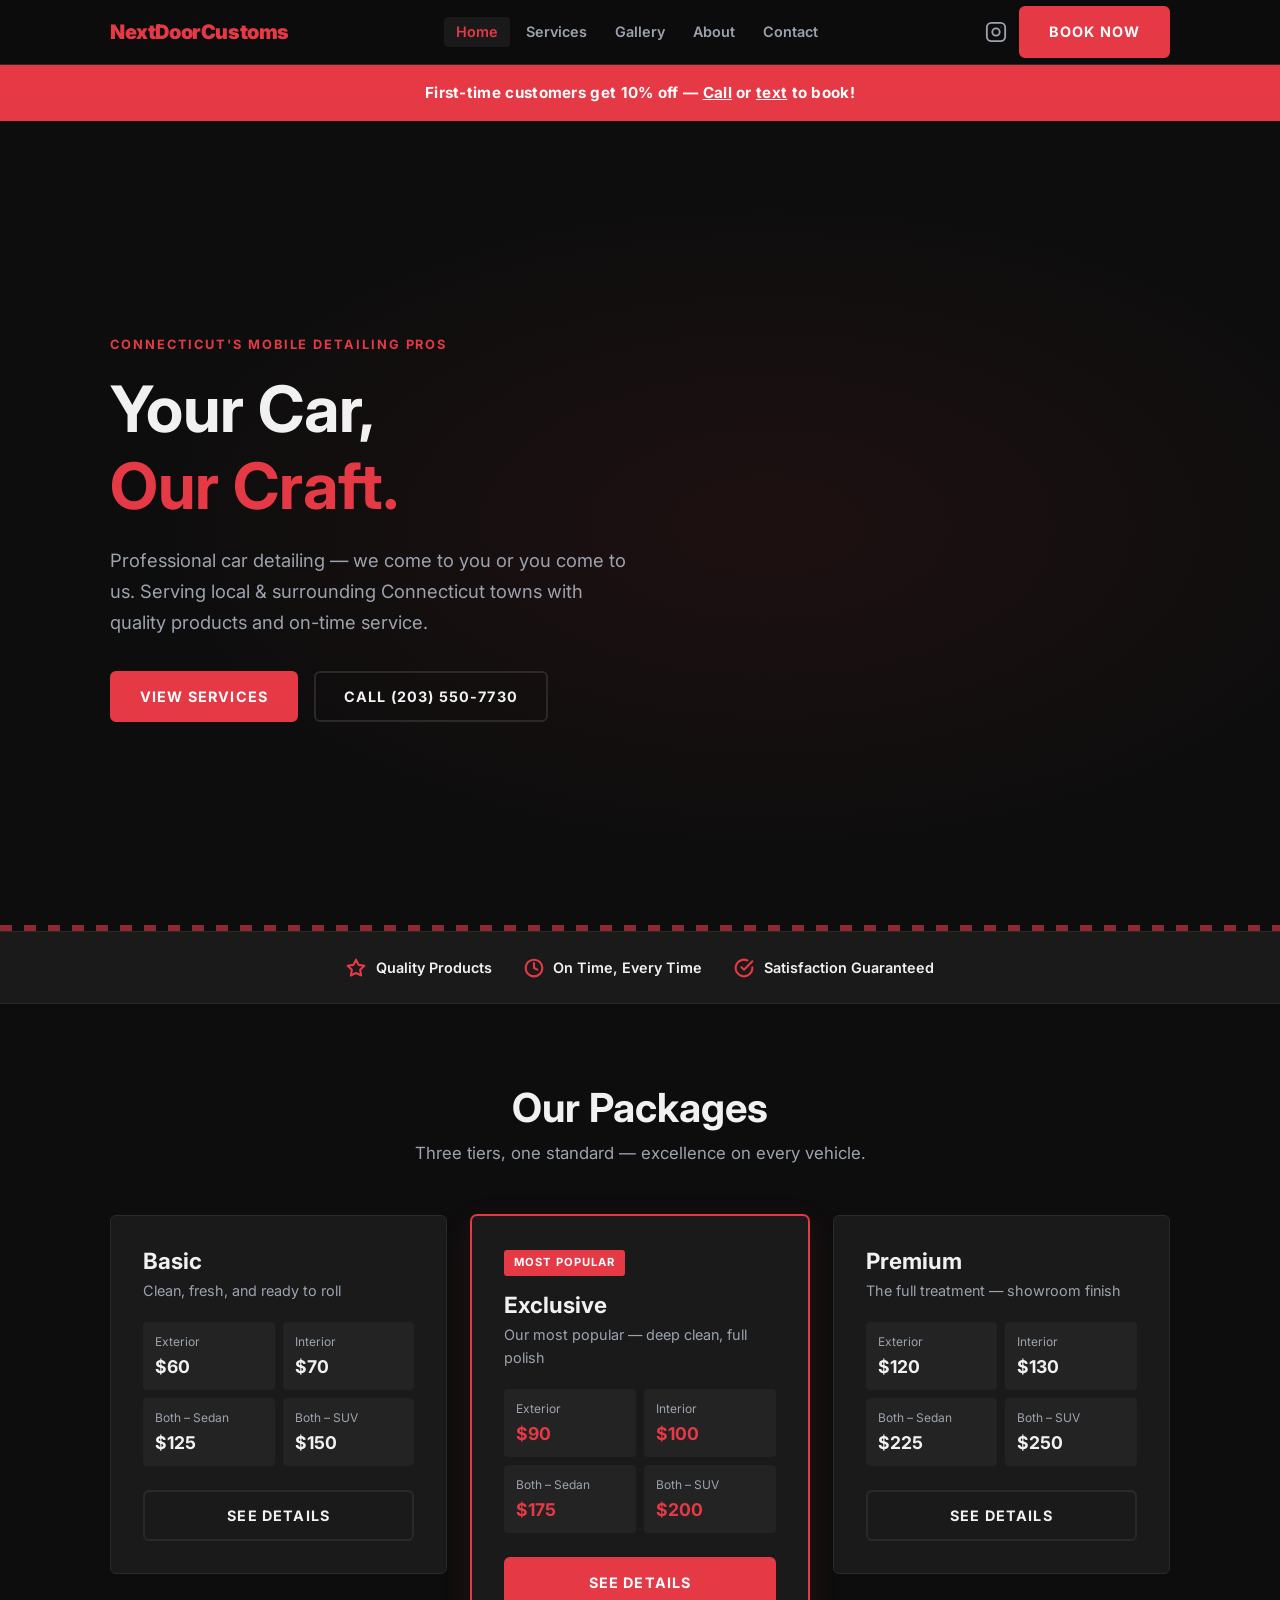
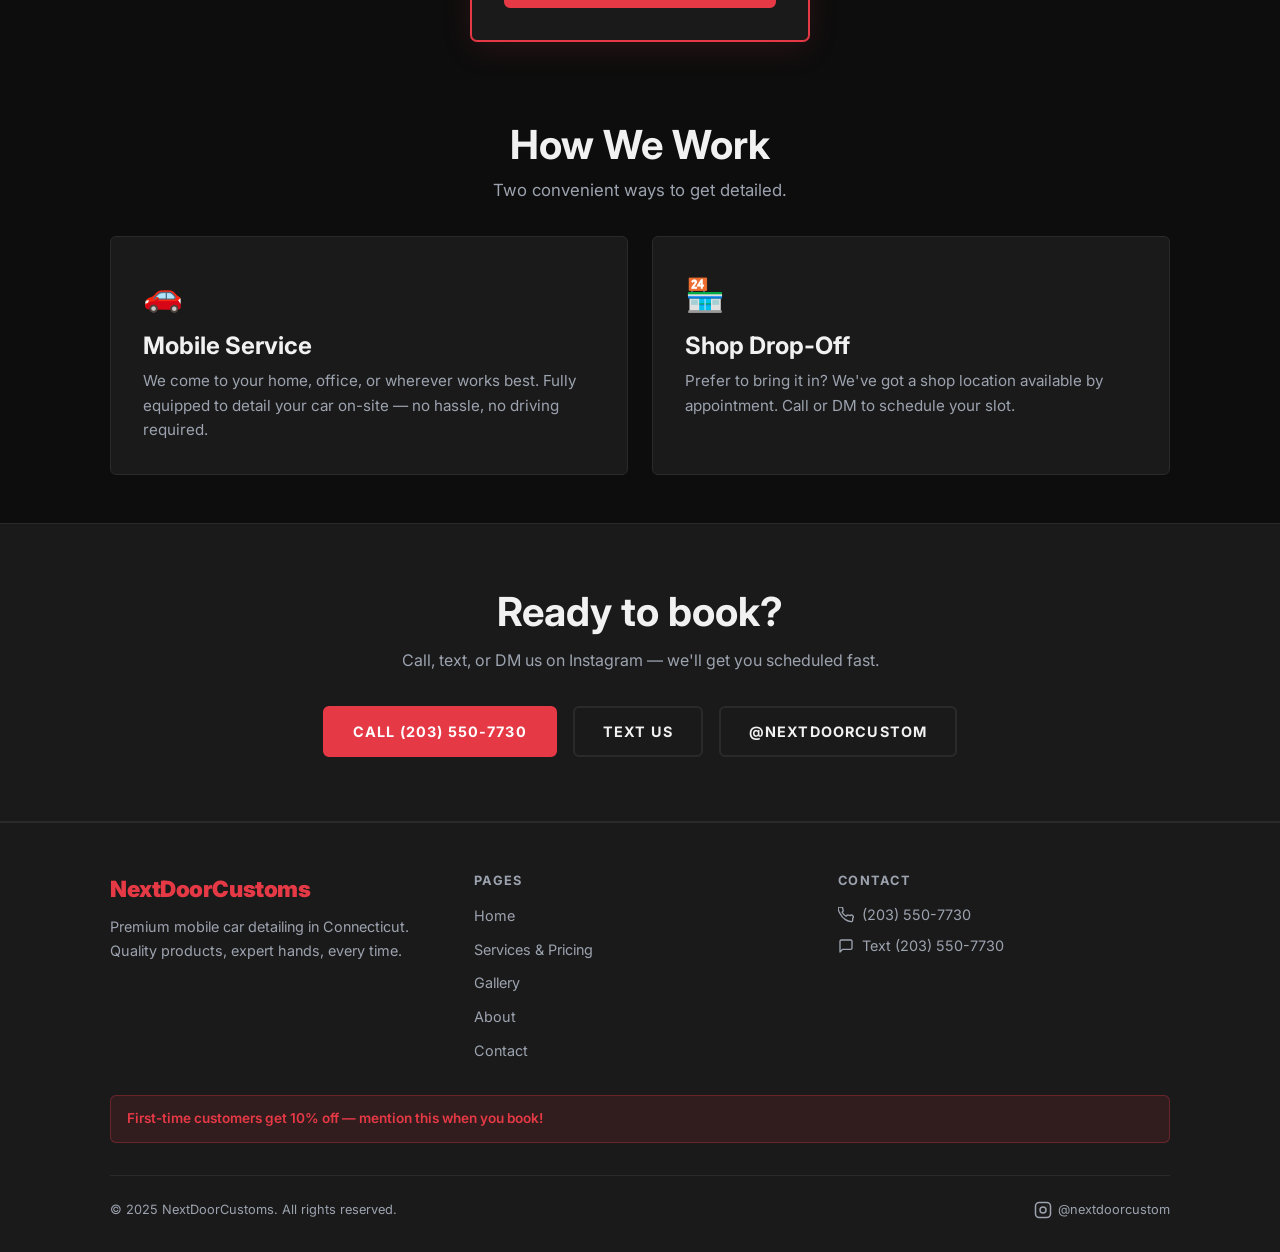
<file: index.html>
<!DOCTYPE html>
<html lang="en">
<head>
  <meta charset="UTF-8">
  <meta name="viewport" content="width=device-width, initial-scale=1.0">
  <title>NextDoorCustoms — Premium Car Detailing CT</title>
  <meta name="description" content="NextDoorCustoms — Premium mobile car detailing in Connecticut. Basic, Exclusive & Premium packages. First-time customers get 10% off. Call or text (203) 550-7730.">
  <meta property="og:title" content="NextDoorCustoms — Premium Car Detailing CT">
  <meta property="og:description" content="Mobile & shop detailing in CT. Quality products, on-time service. Book now — first-time customers get 10% off.">
  <meta property="og:type" content="website">
  <meta property="og:image" content="images/og-image.jpg">
  <meta name="twitter:card" content="summary_large_image">
  <link rel="canonical" href="https://nextdoorcustoms.com/">
  <link rel="stylesheet" href="css/styles.css">
</head>
<body>

  <!-- ===== HEADER ===== -->
  <header class="site-header">
    <div class="container">
      <nav class="nav" aria-label="Main navigation">
        <a href="index.html" class="nav-logo">NextDoorCustoms</a>
        <ul class="nav-links" role="list">
          <li><a href="index.html" class="active">Home</a></li>
          <li><a href="services.html">Services</a></li>
          <li><a href="gallery.html">Gallery</a></li>
          <li><a href="about.html">About</a></li>
          <li><a href="contact.html">Contact</a></li>
        </ul>
        <div class="nav-right">
          <a href="https://www.instagram.com/nextdoorcustom/" target="_blank" rel="noopener" class="nav-ig" aria-label="Instagram">
            <svg viewBox="0 0 24 24" fill="none" stroke="currentColor" stroke-width="2" stroke-linecap="round" stroke-linejoin="round" aria-hidden="true">
              <rect x="2" y="2" width="20" height="20" rx="5" ry="5"/><circle cx="12" cy="12" r="4"/>
              <circle cx="17.5" cy="6.5" r="0.5" fill="currentColor" stroke="none"/>
            </svg>
          </a>
          <a href="tel:2035507730" class="btn btn-primary">Book Now</a>
          <button class="nav-toggle" aria-expanded="false" aria-controls="mobile-nav" aria-label="Toggle menu">
            <span></span><span></span><span></span>
          </button>
        </div>
      </nav>
    </div>
    <nav id="mobile-nav" class="nav-mobile" aria-label="Mobile navigation">
      <a href="index.html" class="active">Home</a>
      <a href="services.html">Services</a>
      <a href="gallery.html">Gallery</a>
      <a href="about.html">About</a>
      <a href="contact.html">Contact</a>
      <a href="tel:2035507730" class="btn btn-primary">Call to Book</a>
      <a href="sms:2035507730" class="btn btn-outline">Text Us</a>
    </nav>
  </header>

  <!-- ===== PROMO BANNER ===== -->
  <div class="promo-banner" role="banner" aria-label="Promotion">
    First-time customers get <strong>10% off</strong> — <a href="tel:2035507730">Call</a> or <a href="sms:2035507730">text</a> to book!
  </div>

  <main>

    <!-- ===== HERO ===== -->
    <section class="hero" aria-labelledby="hero-heading">
      <div class="hero-bg" aria-hidden="true"></div>
      <div class="container">
        <div class="hero-content">
          <span class="hero-eyebrow">Connecticut's Mobile Detailing Pros</span>
          <h1 id="hero-heading">Your Car,<br><span class="accent">Our Craft.</span></h1>
          <p class="hero-sub">
            Professional car detailing — we come to you or you come to us.
            Serving local & surrounding Connecticut towns with quality products and on-time service.
          </p>
          <div class="hero-ctas">
            <a href="services.html" class="btn btn-primary">View Services</a>
            <a href="tel:2035507730" class="btn btn-outline">Call (203) 550-7730</a>
          </div>
        </div>
      </div>
      <div class="hero-checker" aria-hidden="true"></div>
    </section>

    <!-- ===== TRUST BADGES ===== -->
    <div class="trust-strip">
      <div class="container">
        <ul class="trust-list" role="list">
          <li class="trust-item">
            <svg width="20" height="20" viewBox="0 0 24 24" fill="none" stroke="currentColor" stroke-width="2.5" stroke-linecap="round" stroke-linejoin="round" aria-hidden="true"><path d="M12 2l3.09 6.26L22 9.27l-5 4.87 1.18 6.88L12 17.77l-6.18 3.25L7 14.14 2 9.27l6.91-1.01L12 2z"/></svg>
            Quality Products
          </li>
          <li class="trust-item">
            <svg width="20" height="20" viewBox="0 0 24 24" fill="none" stroke="currentColor" stroke-width="2.5" stroke-linecap="round" stroke-linejoin="round" aria-hidden="true"><circle cx="12" cy="12" r="10"/><polyline points="12 6 12 12 16 14"/></svg>
            On Time, Every Time
          </li>
          <li class="trust-item">
            <svg width="20" height="20" viewBox="0 0 24 24" fill="none" stroke="currentColor" stroke-width="2.5" stroke-linecap="round" stroke-linejoin="round" aria-hidden="true"><path d="M22 11.08V12a10 10 0 1 1-5.93-9.14"/><polyline points="22 4 12 14.01 9 11.01"/></svg>
            Satisfaction Guaranteed
          </li>
        </ul>
      </div>
    </div>

    <!-- ===== SERVICES TEASER ===== -->
    <section class="section" aria-labelledby="packages-heading">
      <div class="container">
        <div class="text-center">
          <h2 class="section-title" id="packages-heading">Our Packages</h2>
          <p class="section-subtitle">Three tiers, one standard — excellence on every vehicle.</p>
        </div>
        <div class="packages-grid">

          <!-- Basic -->
          <article class="package-card" aria-label="Basic package">
            <h3 class="package-name">Basic</h3>
            <p class="package-tagline">Clean, fresh, and ready to roll</p>
            <div class="package-price-grid">
              <div class="price-item"><div class="price-label">Exterior</div><div class="price-value">$60</div></div>
              <div class="price-item"><div class="price-label">Interior</div><div class="price-value">$70</div></div>
              <div class="price-item"><div class="price-label">Both – Sedan</div><div class="price-value">$125</div></div>
              <div class="price-item"><div class="price-label">Both – SUV</div><div class="price-value">$150</div></div>
            </div>
            <a href="services.html" class="btn btn-outline" style="width:100%;text-align:center;">See Details</a>
          </article>

          <!-- Exclusive (featured) -->
          <article class="package-card featured" aria-label="Exclusive package — most popular">
            <span class="package-badge">Most Popular</span>
            <h3 class="package-name">Exclusive</h3>
            <p class="package-tagline">Our most popular — deep clean, full polish</p>
            <div class="package-price-grid">
              <div class="price-item"><div class="price-label">Exterior</div><div class="price-value accent">$90</div></div>
              <div class="price-item"><div class="price-label">Interior</div><div class="price-value accent">$100</div></div>
              <div class="price-item"><div class="price-label">Both – Sedan</div><div class="price-value accent">$175</div></div>
              <div class="price-item"><div class="price-label">Both – SUV</div><div class="price-value accent">$200</div></div>
            </div>
            <a href="services.html" class="btn btn-primary" style="width:100%;text-align:center;">See Details</a>
          </article>

          <!-- Premium -->
          <article class="package-card" aria-label="Premium package">
            <h3 class="package-name">Premium</h3>
            <p class="package-tagline">The full treatment — showroom finish</p>
            <div class="package-price-grid">
              <div class="price-item"><div class="price-label">Exterior</div><div class="price-value">$120</div></div>
              <div class="price-item"><div class="price-label">Interior</div><div class="price-value">$130</div></div>
              <div class="price-item"><div class="price-label">Both – Sedan</div><div class="price-value">$225</div></div>
              <div class="price-item"><div class="price-label">Both – SUV</div><div class="price-value">$250</div></div>
            </div>
            <a href="services.html" class="btn btn-outline" style="width:100%;text-align:center;">See Details</a>
          </article>

        </div>
      </div>
    </section>

    <!-- ===== SERVICE OPTIONS ===== -->
    <section class="section section--sm" style="padding-top:0" aria-labelledby="how-heading">
      <div class="container">
        <div class="text-center" style="margin-bottom:2rem">
          <h2 class="section-title" id="how-heading">How We Work</h2>
          <p class="section-subtitle" style="margin-bottom:0">Two convenient ways to get detailed.</p>
        </div>
        <div class="options-grid">
          <div class="option-card">
            <div class="option-icon" aria-hidden="true">🚗</div>
            <h3>Mobile Service</h3>
            <p>We come to your home, office, or wherever works best. Fully equipped to detail your car on-site — no hassle, no driving required.</p>
          </div>
          <div class="option-card">
            <div class="option-icon" aria-hidden="true">🏪</div>
            <h3>Shop Drop-Off</h3>
            <p>Prefer to bring it in? We've got a shop location available by appointment. Call or DM to schedule your slot.</p>
          </div>
        </div>
      </div>
    </section>

    <!-- ===== CTA ===== -->
    <section class="cta-section" aria-labelledby="cta-heading">
      <div class="container">
        <h2 id="cta-heading">Ready to book?</h2>
        <p>Call, text, or DM us on Instagram — we'll get you scheduled fast.</p>
        <div class="cta-buttons">
          <a href="tel:2035507730" class="btn btn-primary">Call (203) 550-7730</a>
          <a href="sms:2035507730" class="btn btn-outline">Text Us</a>
          <a href="https://www.instagram.com/nextdoorcustom/" target="_blank" rel="noopener" class="btn btn-outline">@nextdoorcustom</a>
        </div>
      </div>
    </section>

  </main>

  <!-- ===== FOOTER ===== -->
  <footer class="site-footer">
    <div class="container">
      <div class="footer-grid">
        <div class="footer-brand">
          <div class="nav-logo">NextDoorCustoms</div>
          <p>Premium mobile car detailing in Connecticut. Quality products, expert hands, every time.</p>
        </div>
        <div>
          <p class="footer-heading">Pages</p>
          <ul class="footer-links" role="list">
            <li><a href="index.html">Home</a></li>
            <li><a href="services.html">Services & Pricing</a></li>
            <li><a href="gallery.html">Gallery</a></li>
            <li><a href="about.html">About</a></li>
            <li><a href="contact.html">Contact</a></li>
          </ul>
        </div>
        <div>
          <p class="footer-heading">Contact</p>
          <div class="footer-contact-item">
            <svg width="16" height="16" viewBox="0 0 24 24" fill="none" stroke="currentColor" stroke-width="2" stroke-linecap="round" stroke-linejoin="round" aria-hidden="true"><path d="M22 16.92v3a2 2 0 01-2.18 2 19.79 19.79 0 01-8.63-3.07A19.5 19.5 0 013.07 9.81a19.79 19.79 0 01-3.07-8.63A2 2 0 012 0h3a2 2 0 012 1.72c.127.96.361 1.903.7 2.81a2 2 0 01-.45 2.11L6.09 7.91a16 16 0 006 6l1.27-1.27a2 2 0 012.11-.45c.907.339 1.85.573 2.81.7A2 2 0 0122 16.92z"/></svg>
            <a href="tel:2035507730">(203) 550-7730</a>
          </div>
          <div class="footer-contact-item">
            <svg width="16" height="16" viewBox="0 0 24 24" fill="none" stroke="currentColor" stroke-width="2" stroke-linecap="round" stroke-linejoin="round" aria-hidden="true"><path d="M21 15a2 2 0 01-2 2H7l-4 4V5a2 2 0 012-2h14a2 2 0 012 2z"/></svg>
            <a href="sms:2035507730">Text (203) 550-7730</a>
          </div>
        </div>
      </div>
      <div class="footer-promo" role="note">
        First-time customers get 10% off — mention this when you book!
      </div>
      <div class="footer-bottom">
        <span>&copy; 2025 NextDoorCustoms. All rights reserved.</span>
        <a href="https://www.instagram.com/nextdoorcustom/" target="_blank" rel="noopener" class="footer-ig" aria-label="Instagram @nextdoorcustom">
          <svg viewBox="0 0 24 24" fill="none" stroke="currentColor" stroke-width="2" stroke-linecap="round" stroke-linejoin="round" aria-hidden="true">
            <rect x="2" y="2" width="20" height="20" rx="5" ry="5"/><circle cx="12" cy="12" r="4"/>
            <circle cx="17.5" cy="6.5" r="0.5" fill="currentColor" stroke="none"/>
          </svg>
          @nextdoorcustom
        </a>
      </div>
    </div>
  </footer>

  <script src="js/main.js"></script>
</body>
</html>
</file>
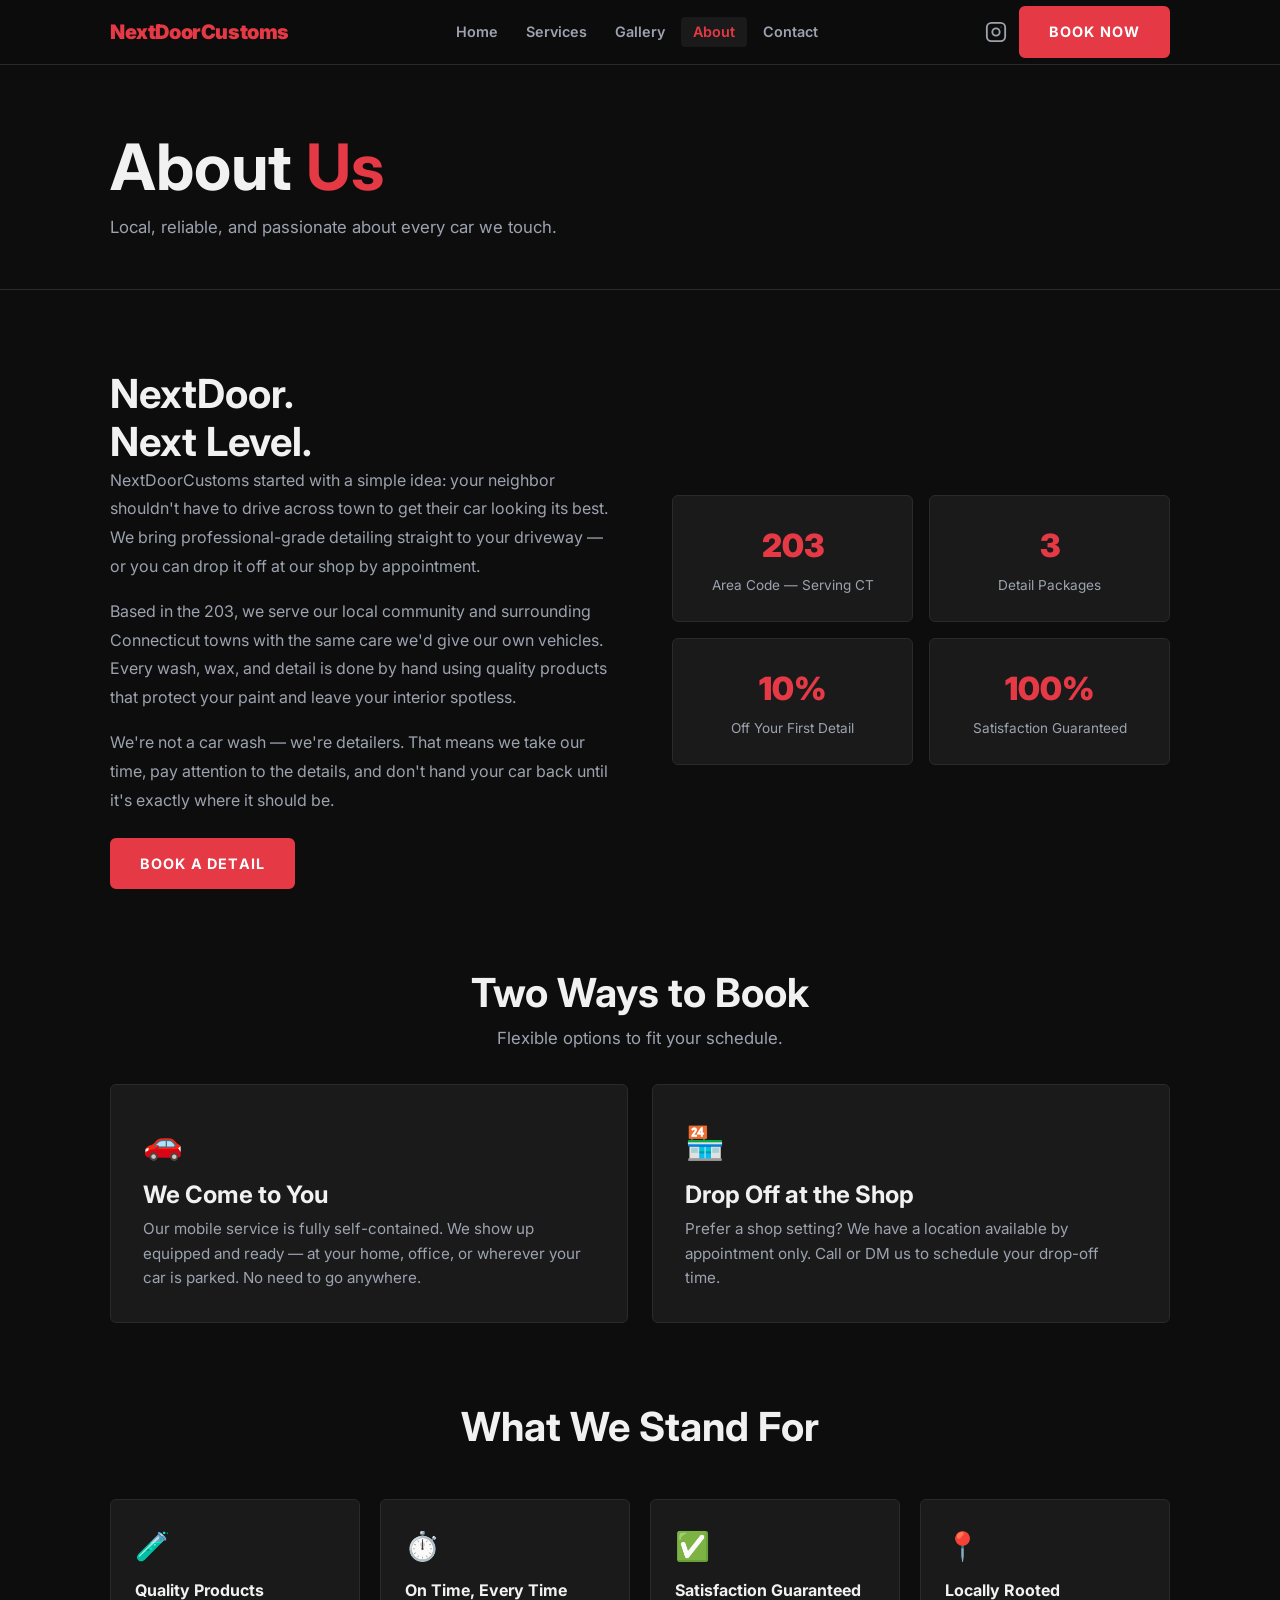
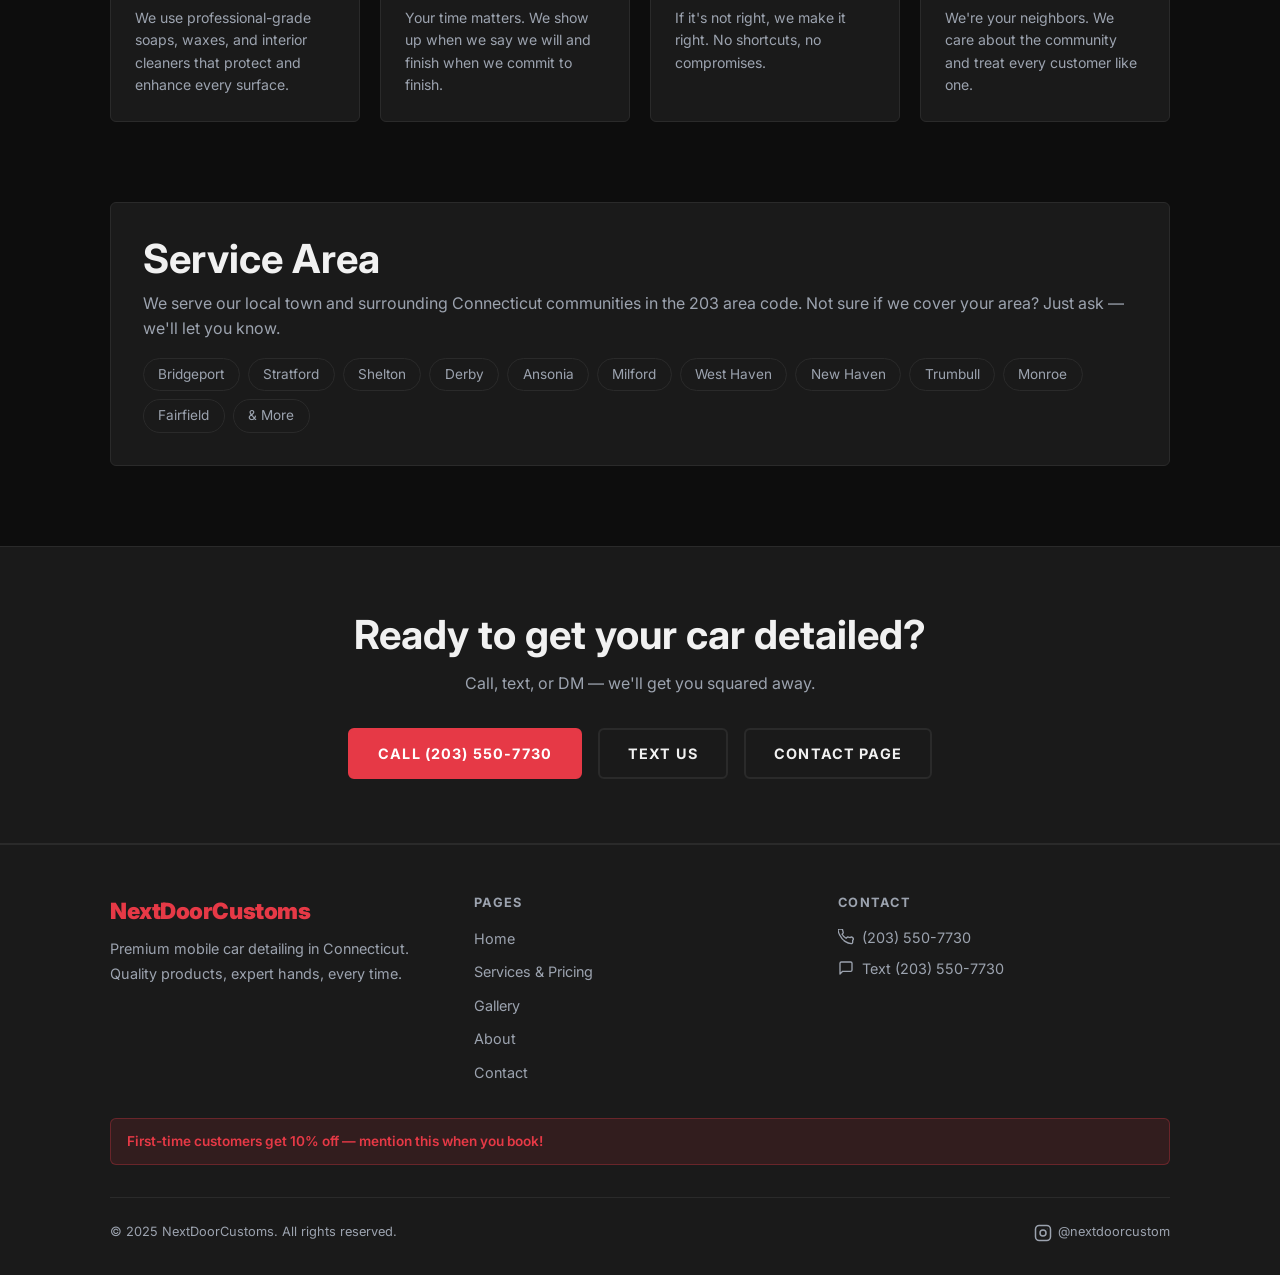
<file: about.html>
<!DOCTYPE html>
<html lang="en">
<head>
  <meta charset="UTF-8">
  <meta name="viewport" content="width=device-width, initial-scale=1.0">
  <title>About — NextDoorCustoms</title>
  <meta name="description" content="Learn about NextDoorCustoms — Connecticut's trusted mobile car detailing service. Local, reliable, and passionate about every vehicle we touch.">
  <meta property="og:title" content="About NextDoorCustoms">
  <meta property="og:description" content="Local CT car detailing done right. Mobile service or drop off — quality you can see.">
  <meta property="og:type" content="website">
  <link rel="stylesheet" href="css/styles.css">
  <style>
    .values-grid {
      display: grid;
      grid-template-columns: repeat(auto-fit, minmax(200px, 1fr));
      gap: 1.25rem;
      margin-top: 3rem;
    }
    .value-card {
      background: var(--bg-card);
      border: 1px solid var(--border);
      border-radius: var(--radius);
      padding: 1.5rem;
    }
    .value-icon { font-size: 1.75rem; margin-bottom: 0.75rem; }
    .value-card h3 { font-size: 1rem; margin-bottom: 0.4rem; }
    .value-card p { color: var(--text-muted); font-size: 0.88rem; line-height: 1.6; }
    .area-list {
      display: flex;
      flex-wrap: wrap;
      gap: 0.5rem;
      margin-top: 1rem;
    }
    .area-tag {
      background: var(--bg-card);
      border: 1px solid var(--border);
      border-radius: 20px;
      padding: 0.3rem 0.9rem;
      font-size: 0.85rem;
      color: var(--text-muted);
    }
  </style>
</head>
<body>

  <!-- ===== HEADER ===== -->
  <header class="site-header">
    <div class="container">
      <nav class="nav" aria-label="Main navigation">
        <a href="index.html" class="nav-logo">NextDoorCustoms</a>
        <ul class="nav-links" role="list">
          <li><a href="index.html">Home</a></li>
          <li><a href="services.html">Services</a></li>
          <li><a href="gallery.html">Gallery</a></li>
          <li><a href="about.html" class="active">About</a></li>
          <li><a href="contact.html">Contact</a></li>
        </ul>
        <div class="nav-right">
          <a href="https://www.instagram.com/nextdoorcustom/" target="_blank" rel="noopener" class="nav-ig" aria-label="Instagram">
            <svg viewBox="0 0 24 24" fill="none" stroke="currentColor" stroke-width="2" stroke-linecap="round" stroke-linejoin="round" aria-hidden="true">
              <rect x="2" y="2" width="20" height="20" rx="5" ry="5"/><circle cx="12" cy="12" r="4"/>
              <circle cx="17.5" cy="6.5" r="0.5" fill="currentColor" stroke="none"/>
            </svg>
          </a>
          <a href="tel:2035507730" class="btn btn-primary">Book Now</a>
          <button class="nav-toggle" aria-expanded="false" aria-controls="mobile-nav" aria-label="Toggle menu">
            <span></span><span></span><span></span>
          </button>
        </div>
      </nav>
    </div>
    <nav id="mobile-nav" class="nav-mobile" aria-label="Mobile navigation">
      <a href="index.html">Home</a>
      <a href="services.html">Services</a>
      <a href="gallery.html">Gallery</a>
      <a href="about.html" class="active">About</a>
      <a href="contact.html">Contact</a>
      <a href="tel:2035507730" class="btn btn-primary">Call to Book</a>
      <a href="sms:2035507730" class="btn btn-outline">Text Us</a>
    </nav>
  </header>

  <main>

    <!-- ===== PAGE HERO ===== -->
    <section class="page-hero">
      <div class="container">
        <h1>About <span class="accent">Us</span></h1>
        <p>Local, reliable, and passionate about every car we touch.</p>
      </div>
    </section>

    <!-- ===== BRAND STORY ===== -->
    <section class="section" aria-labelledby="story-heading">
      <div class="container">
        <div class="about-grid">
          <div class="about-body">
            <h2 id="story-heading">NextDoor.<br>Next Level.</h2>
            <p>
              NextDoorCustoms started with a simple idea: your neighbor shouldn't have to drive across town
              to get their car looking its best. We bring professional-grade detailing straight to your driveway —
              or you can drop it off at our shop by appointment.
            </p>
            <p>
              Based in the 203, we serve our local community and surrounding Connecticut towns with the same
              care we'd give our own vehicles. Every wash, wax, and detail is done by hand using quality products
              that protect your paint and leave your interior spotless.
            </p>
            <p>
              We're not a car wash — we're detailers. That means we take our time, pay attention to the details,
              and don't hand your car back until it's exactly where it should be.
            </p>
            <div style="margin-top:1.5rem">
              <a href="contact.html" class="btn btn-primary">Book a Detail</a>
            </div>
          </div>
          <div class="about-stats" aria-label="At a glance">
            <div class="stat-card">
              <div class="stat-number accent">203</div>
              <div class="stat-label">Area Code — Serving CT</div>
            </div>
            <div class="stat-card">
              <div class="stat-number accent">3</div>
              <div class="stat-label">Detail Packages</div>
            </div>
            <div class="stat-card">
              <div class="stat-number accent">10%</div>
              <div class="stat-label">Off Your First Detail</div>
            </div>
            <div class="stat-card">
              <div class="stat-number accent">100%</div>
              <div class="stat-label">Satisfaction Guaranteed</div>
            </div>
          </div>
        </div>
      </div>
    </section>

    <!-- ===== HOW WE WORK ===== -->
    <section class="section" style="padding-top:0" aria-labelledby="how-heading">
      <div class="container">
        <div class="text-center" style="margin-bottom:2rem">
          <h2 class="section-title" id="how-heading">Two Ways to Book</h2>
          <p class="section-subtitle" style="margin-bottom:0">Flexible options to fit your schedule.</p>
        </div>
        <div class="options-grid">
          <div class="option-card">
            <div class="option-icon" aria-hidden="true">🚗</div>
            <h3>We Come to You</h3>
            <p>Our mobile service is fully self-contained. We show up equipped and ready — at your home, office, or wherever your car is parked. No need to go anywhere.</p>
          </div>
          <div class="option-card">
            <div class="option-icon" aria-hidden="true">🏪</div>
            <h3>Drop Off at the Shop</h3>
            <p>Prefer a shop setting? We have a location available by appointment only. Call or DM us to schedule your drop-off time.</p>
          </div>
        </div>
      </div>
    </section>

    <!-- ===== VALUES ===== -->
    <section class="section" style="padding-top:0" aria-labelledby="values-heading">
      <div class="container">
        <div class="text-center">
          <h2 class="section-title" id="values-heading">What We Stand For</h2>
        </div>
        <div class="values-grid">
          <div class="value-card">
            <div class="value-icon" aria-hidden="true">🧪</div>
            <h3>Quality Products</h3>
            <p>We use professional-grade soaps, waxes, and interior cleaners that protect and enhance every surface.</p>
          </div>
          <div class="value-card">
            <div class="value-icon" aria-hidden="true">⏱️</div>
            <h3>On Time, Every Time</h3>
            <p>Your time matters. We show up when we say we will and finish when we commit to finish.</p>
          </div>
          <div class="value-card">
            <div class="value-icon" aria-hidden="true">✅</div>
            <h3>Satisfaction Guaranteed</h3>
            <p>If it's not right, we make it right. No shortcuts, no compromises.</p>
          </div>
          <div class="value-card">
            <div class="value-icon" aria-hidden="true">📍</div>
            <h3>Locally Rooted</h3>
            <p>We're your neighbors. We care about the community and treat every customer like one.</p>
          </div>
        </div>
      </div>
    </section>

    <!-- ===== SERVICE AREA ===== -->
    <section class="section" style="padding-top:0" aria-labelledby="area-heading">
      <div class="container">
        <div class="card">
          <h2 id="area-heading" style="margin-bottom:0.5rem">Service Area</h2>
          <p class="text-muted" style="margin-bottom:0">We serve our local town and surrounding Connecticut communities in the 203 area code. Not sure if we cover your area? Just ask — we'll let you know.</p>
          <div class="area-list" role="list" aria-label="Served areas">
            <span class="area-tag" role="listitem">Bridgeport</span>
            <span class="area-tag" role="listitem">Stratford</span>
            <span class="area-tag" role="listitem">Shelton</span>
            <span class="area-tag" role="listitem">Derby</span>
            <span class="area-tag" role="listitem">Ansonia</span>
            <span class="area-tag" role="listitem">Milford</span>
            <span class="area-tag" role="listitem">West Haven</span>
            <span class="area-tag" role="listitem">New Haven</span>
            <span class="area-tag" role="listitem">Trumbull</span>
            <span class="area-tag" role="listitem">Monroe</span>
            <span class="area-tag" role="listitem">Fairfield</span>
            <span class="area-tag" role="listitem">& More</span>
          </div>
        </div>
      </div>
    </section>

    <!-- ===== CTA ===== -->
    <section class="cta-section" aria-labelledby="about-cta-heading">
      <div class="container">
        <h2 id="about-cta-heading">Ready to get your car detailed?</h2>
        <p>Call, text, or DM — we'll get you squared away.</p>
        <div class="cta-buttons">
          <a href="tel:2035507730" class="btn btn-primary">Call (203) 550-7730</a>
          <a href="sms:2035507730" class="btn btn-outline">Text Us</a>
          <a href="contact.html" class="btn btn-outline">Contact Page</a>
        </div>
      </div>
    </section>

  </main>

  <!-- ===== FOOTER ===== -->
  <footer class="site-footer">
    <div class="container">
      <div class="footer-grid">
        <div class="footer-brand">
          <div class="nav-logo">NextDoorCustoms</div>
          <p>Premium mobile car detailing in Connecticut. Quality products, expert hands, every time.</p>
        </div>
        <div>
          <p class="footer-heading">Pages</p>
          <ul class="footer-links" role="list">
            <li><a href="index.html">Home</a></li>
            <li><a href="services.html">Services & Pricing</a></li>
            <li><a href="gallery.html">Gallery</a></li>
            <li><a href="about.html">About</a></li>
            <li><a href="contact.html">Contact</a></li>
          </ul>
        </div>
        <div>
          <p class="footer-heading">Contact</p>
          <div class="footer-contact-item">
            <svg width="16" height="16" viewBox="0 0 24 24" fill="none" stroke="currentColor" stroke-width="2" stroke-linecap="round" stroke-linejoin="round" aria-hidden="true"><path d="M22 16.92v3a2 2 0 01-2.18 2 19.79 19.79 0 01-8.63-3.07A19.5 19.5 0 013.07 9.81a19.79 19.79 0 01-3.07-8.63A2 2 0 012 0h3a2 2 0 012 1.72c.127.96.361 1.903.7 2.81a2 2 0 01-.45 2.11L6.09 7.91a16 16 0 006 6l1.27-1.27a2 2 0 012.11-.45c.907.339 1.85.573 2.81.7A2 2 0 0122 16.92z"/></svg>
            <a href="tel:2035507730">(203) 550-7730</a>
          </div>
          <div class="footer-contact-item">
            <svg width="16" height="16" viewBox="0 0 24 24" fill="none" stroke="currentColor" stroke-width="2" stroke-linecap="round" stroke-linejoin="round" aria-hidden="true"><path d="M21 15a2 2 0 01-2 2H7l-4 4V5a2 2 0 012-2h14a2 2 0 012 2z"/></svg>
            <a href="sms:2035507730">Text (203) 550-7730</a>
          </div>
        </div>
      </div>
      <div class="footer-promo" role="note">
        First-time customers get 10% off — mention this when you book!
      </div>
      <div class="footer-bottom">
        <span>&copy; 2025 NextDoorCustoms. All rights reserved.</span>
        <a href="https://www.instagram.com/nextdoorcustom/" target="_blank" rel="noopener" class="footer-ig" aria-label="Instagram @nextdoorcustom">
          <svg viewBox="0 0 24 24" fill="none" stroke="currentColor" stroke-width="2" stroke-linecap="round" stroke-linejoin="round" aria-hidden="true">
            <rect x="2" y="2" width="20" height="20" rx="5" ry="5"/><circle cx="12" cy="12" r="4"/>
            <circle cx="17.5" cy="6.5" r="0.5" fill="currentColor" stroke="none"/>
          </svg>
          @nextdoorcustom
        </a>
      </div>
    </div>
  </footer>

  <script src="js/main.js"></script>
</body>
</html>
</file>
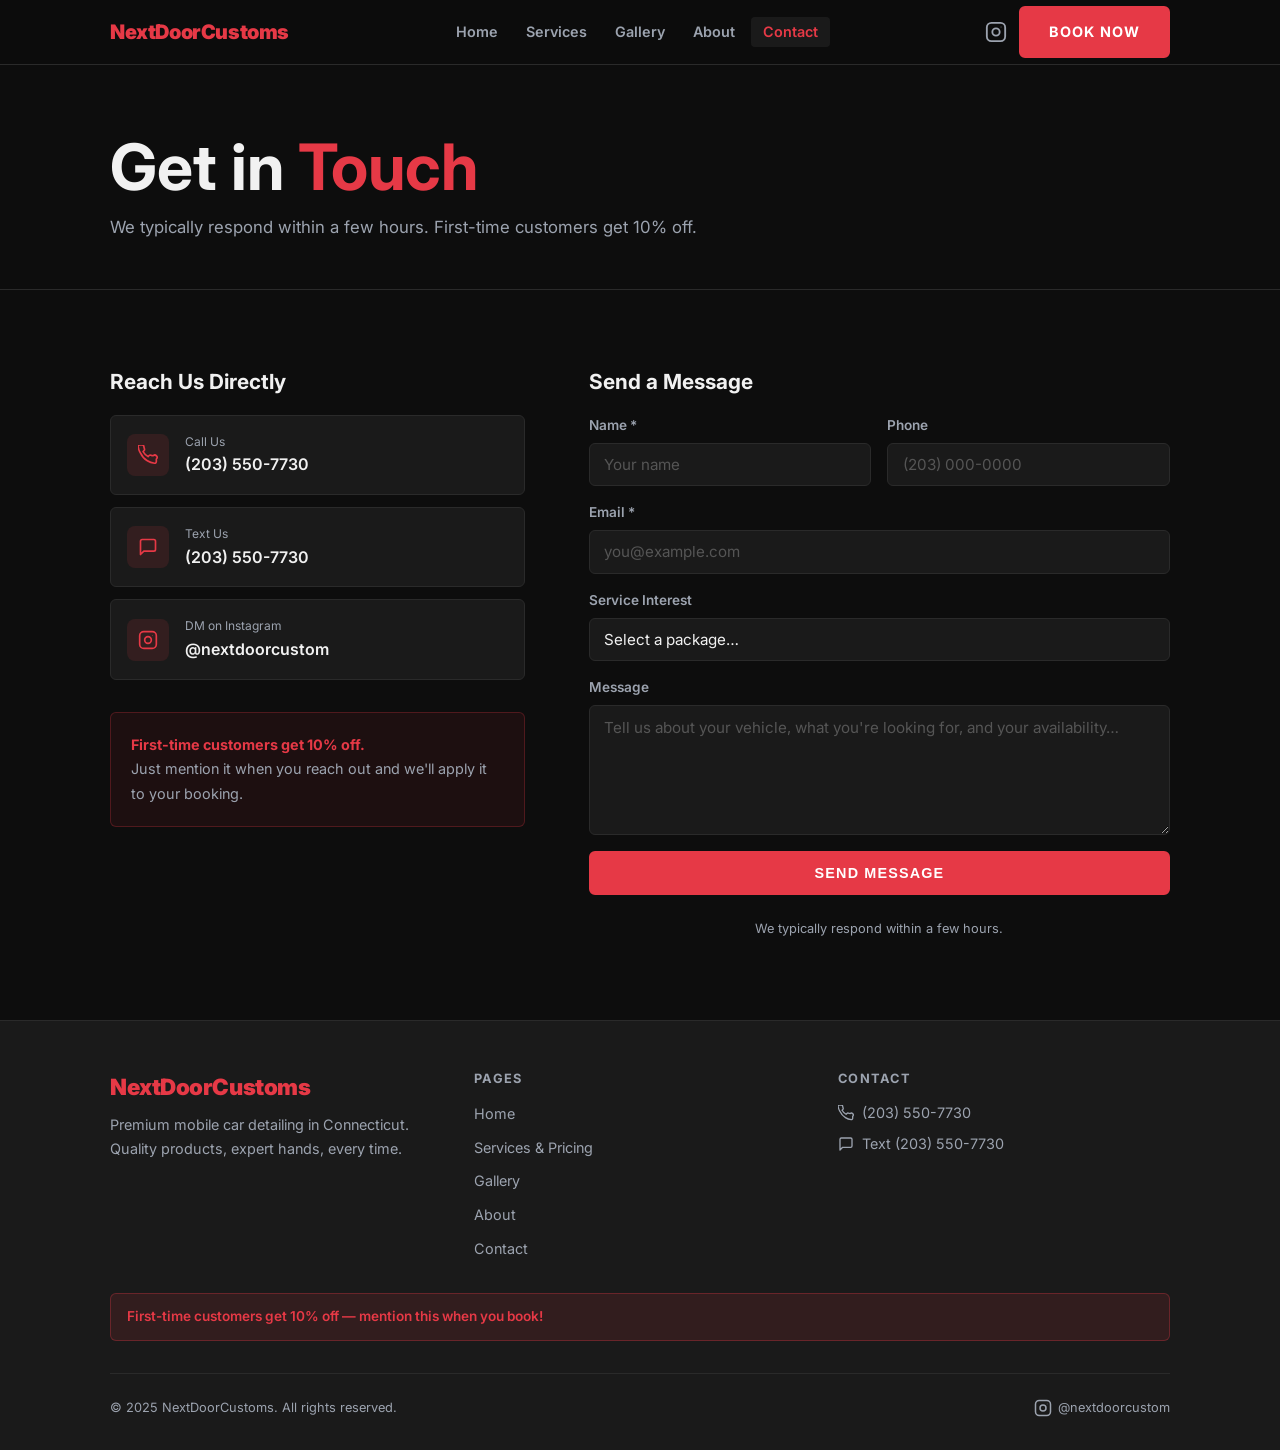
<file: contact.html>
<!DOCTYPE html>
<html lang="en">
<head>
  <meta charset="UTF-8">
  <meta name="viewport" content="width=device-width, initial-scale=1.0">
  <title>Contact — NextDoorCustoms</title>
  <meta name="description" content="Book a detail with NextDoorCustoms. Call or text (203) 550-7730, DM @nextdoorcustom on Instagram, or fill out our contact form.">
  <meta property="og:title" content="Contact NextDoorCustoms">
  <meta property="og:description" content="Call, text, or DM to book. First-time customers get 10% off.">
  <meta property="og:type" content="website">
  <link rel="stylesheet" href="css/styles.css">
</head>
<body>

  <!-- ===== HEADER ===== -->
  <header class="site-header">
    <div class="container">
      <nav class="nav" aria-label="Main navigation">
        <a href="index.html" class="nav-logo">NextDoorCustoms</a>
        <ul class="nav-links" role="list">
          <li><a href="index.html">Home</a></li>
          <li><a href="services.html">Services</a></li>
          <li><a href="gallery.html">Gallery</a></li>
          <li><a href="about.html">About</a></li>
          <li><a href="contact.html" class="active">Contact</a></li>
        </ul>
        <div class="nav-right">
          <a href="https://www.instagram.com/nextdoorcustom/" target="_blank" rel="noopener" class="nav-ig" aria-label="Instagram">
            <svg viewBox="0 0 24 24" fill="none" stroke="currentColor" stroke-width="2" stroke-linecap="round" stroke-linejoin="round" aria-hidden="true">
              <rect x="2" y="2" width="20" height="20" rx="5" ry="5"/><circle cx="12" cy="12" r="4"/>
              <circle cx="17.5" cy="6.5" r="0.5" fill="currentColor" stroke="none"/>
            </svg>
          </a>
          <a href="tel:2035507730" class="btn btn-primary">Book Now</a>
          <button class="nav-toggle" aria-expanded="false" aria-controls="mobile-nav" aria-label="Toggle menu">
            <span></span><span></span><span></span>
          </button>
        </div>
      </nav>
    </div>
    <nav id="mobile-nav" class="nav-mobile" aria-label="Mobile navigation">
      <a href="index.html">Home</a>
      <a href="services.html">Services</a>
      <a href="gallery.html">Gallery</a>
      <a href="about.html">About</a>
      <a href="contact.html" class="active">Contact</a>
      <a href="tel:2035507730" class="btn btn-primary">Call to Book</a>
      <a href="sms:2035507730" class="btn btn-outline">Text Us</a>
    </nav>
  </header>

  <main>

    <!-- ===== PAGE HERO ===== -->
    <section class="page-hero">
      <div class="container">
        <h1>Get in <span class="accent">Touch</span></h1>
        <p>We typically respond within a few hours. First-time customers get 10% off.</p>
      </div>
    </section>

    <!-- ===== CONTACT BODY ===== -->
    <section class="section" aria-labelledby="contact-heading">
      <div class="container">
        <div class="contact-grid">

          <!-- Left: contact methods -->
          <div>
            <h2 id="contact-heading" style="margin-bottom:1.25rem;font-size:1.3rem">Reach Us Directly</h2>

            <a href="tel:2035507730" class="contact-method" aria-label="Call (203) 550-7730">
              <div class="contact-method-icon">
                <svg width="20" height="20" viewBox="0 0 24 24" fill="none" stroke="currentColor" stroke-width="2" stroke-linecap="round" stroke-linejoin="round" aria-hidden="true"><path d="M22 16.92v3a2 2 0 01-2.18 2 19.79 19.79 0 01-8.63-3.07A19.5 19.5 0 013.07 9.81a19.79 19.79 0 01-3.07-8.63A2 2 0 012 0h3a2 2 0 012 1.72c.127.96.361 1.903.7 2.81a2 2 0 01-.45 2.11L6.09 7.91a16 16 0 006 6l1.27-1.27a2 2 0 012.11-.45c.907.339 1.85.573 2.81.7A2 2 0 0122 16.92z"/></svg>
              </div>
              <div>
                <div class="contact-method-label">Call Us</div>
                <div class="contact-method-value">(203) 550-7730</div>
              </div>
            </a>

            <a href="sms:2035507730" class="contact-method" aria-label="Text (203) 550-7730">
              <div class="contact-method-icon">
                <svg width="20" height="20" viewBox="0 0 24 24" fill="none" stroke="currentColor" stroke-width="2" stroke-linecap="round" stroke-linejoin="round" aria-hidden="true"><path d="M21 15a2 2 0 01-2 2H7l-4 4V5a2 2 0 012-2h14a2 2 0 012 2z"/></svg>
              </div>
              <div>
                <div class="contact-method-label">Text Us</div>
                <div class="contact-method-value">(203) 550-7730</div>
              </div>
            </a>

            <a href="https://www.instagram.com/nextdoorcustom/" target="_blank" rel="noopener" class="contact-method" aria-label="DM on Instagram @nextdoorcustom">
              <div class="contact-method-icon">
                <svg width="20" height="20" viewBox="0 0 24 24" fill="none" stroke="currentColor" stroke-width="2" stroke-linecap="round" stroke-linejoin="round" aria-hidden="true">
                  <rect x="2" y="2" width="20" height="20" rx="5" ry="5"/><circle cx="12" cy="12" r="4"/>
                  <circle cx="17.5" cy="6.5" r="0.5" fill="currentColor" stroke="none"/>
                </svg>
              </div>
              <div>
                <div class="contact-method-label">DM on Instagram</div>
                <div class="contact-method-value">@nextdoorcustom</div>
              </div>
            </a>

            <div style="margin-top:2rem;padding:1.25rem;background:rgba(230,57,70,0.08);border:1px solid rgba(230,57,70,0.25);border-radius:var(--radius)">
              <p style="font-size:0.9rem;color:var(--text-muted);line-height:1.7;margin:0">
                <strong style="color:var(--accent)">First-time customers get 10% off.</strong><br>
                Just mention it when you reach out and we'll apply it to your booking.
              </p>
            </div>
          </div>

          <!-- Right: contact form -->
          <div>
            <h2 style="margin-bottom:1.25rem;font-size:1.3rem">Send a Message</h2>
            <!-- Netlify Forms: activate by deploying to Netlify (data-netlify="true") -->
            <form name="contact" method="POST" data-netlify="true" class="contact-form" aria-label="Contact form">
              <input type="hidden" name="form-name" value="contact">

              <div class="form-row">
                <div class="form-group">
                  <label for="name">Name <span aria-hidden="true">*</span></label>
                  <input type="text" id="name" name="name" placeholder="Your name" required autocomplete="name">
                </div>
                <div class="form-group">
                  <label for="phone">Phone</label>
                  <input type="tel" id="phone" name="phone" placeholder="(203) 000-0000" autocomplete="tel">
                </div>
              </div>

              <div class="form-group">
                <label for="email">Email <span aria-hidden="true">*</span></label>
                <input type="email" id="email" name="email" placeholder="you@example.com" required autocomplete="email">
              </div>

              <div class="form-group">
                <label for="service">Service Interest</label>
                <select id="service" name="service">
                  <option value="" disabled selected>Select a package…</option>
                  <option value="basic">Basic</option>
                  <option value="exclusive">Exclusive (Most Popular)</option>
                  <option value="premium">Premium</option>
                  <option value="addon">Add-On Service</option>
                  <option value="other">Other / Not Sure</option>
                </select>
              </div>

              <div class="form-group">
                <label for="message">Message</label>
                <textarea id="message" name="message" placeholder="Tell us about your vehicle, what you're looking for, and your availability…"></textarea>
              </div>

              <button type="submit" class="btn btn-primary" style="width:100%">Send Message</button>
              <p style="font-size:0.8rem;color:var(--text-muted);text-align:center;margin-top:0.5rem">
                We typically respond within a few hours.
              </p>
            </form>
          </div>

        </div>
      </div>
    </section>

  </main>

  <!-- ===== FOOTER ===== -->
  <footer class="site-footer">
    <div class="container">
      <div class="footer-grid">
        <div class="footer-brand">
          <div class="nav-logo">NextDoorCustoms</div>
          <p>Premium mobile car detailing in Connecticut. Quality products, expert hands, every time.</p>
        </div>
        <div>
          <p class="footer-heading">Pages</p>
          <ul class="footer-links" role="list">
            <li><a href="index.html">Home</a></li>
            <li><a href="services.html">Services & Pricing</a></li>
            <li><a href="gallery.html">Gallery</a></li>
            <li><a href="about.html">About</a></li>
            <li><a href="contact.html">Contact</a></li>
          </ul>
        </div>
        <div>
          <p class="footer-heading">Contact</p>
          <div class="footer-contact-item">
            <svg width="16" height="16" viewBox="0 0 24 24" fill="none" stroke="currentColor" stroke-width="2" stroke-linecap="round" stroke-linejoin="round" aria-hidden="true"><path d="M22 16.92v3a2 2 0 01-2.18 2 19.79 19.79 0 01-8.63-3.07A19.5 19.5 0 013.07 9.81a19.79 19.79 0 01-3.07-8.63A2 2 0 012 0h3a2 2 0 012 1.72c.127.96.361 1.903.7 2.81a2 2 0 01-.45 2.11L6.09 7.91a16 16 0 006 6l1.27-1.27a2 2 0 012.11-.45c.907.339 1.85.573 2.81.7A2 2 0 0122 16.92z"/></svg>
            <a href="tel:2035507730">(203) 550-7730</a>
          </div>
          <div class="footer-contact-item">
            <svg width="16" height="16" viewBox="0 0 24 24" fill="none" stroke="currentColor" stroke-width="2" stroke-linecap="round" stroke-linejoin="round" aria-hidden="true"><path d="M21 15a2 2 0 01-2 2H7l-4 4V5a2 2 0 012-2h14a2 2 0 012 2z"/></svg>
            <a href="sms:2035507730">Text (203) 550-7730</a>
          </div>
        </div>
      </div>
      <div class="footer-promo" role="note">
        First-time customers get 10% off — mention this when you book!
      </div>
      <div class="footer-bottom">
        <span>&copy; 2025 NextDoorCustoms. All rights reserved.</span>
        <a href="https://www.instagram.com/nextdoorcustom/" target="_blank" rel="noopener" class="footer-ig" aria-label="Instagram @nextdoorcustom">
          <svg viewBox="0 0 24 24" fill="none" stroke="currentColor" stroke-width="2" stroke-linecap="round" stroke-linejoin="round" aria-hidden="true">
            <rect x="2" y="2" width="20" height="20" rx="5" ry="5"/><circle cx="12" cy="12" r="4"/>
            <circle cx="17.5" cy="6.5" r="0.5" fill="currentColor" stroke="none"/>
          </svg>
          @nextdoorcustom
        </a>
      </div>
    </div>
  </footer>

  <script src="js/main.js"></script>
</body>
</html>
</file>
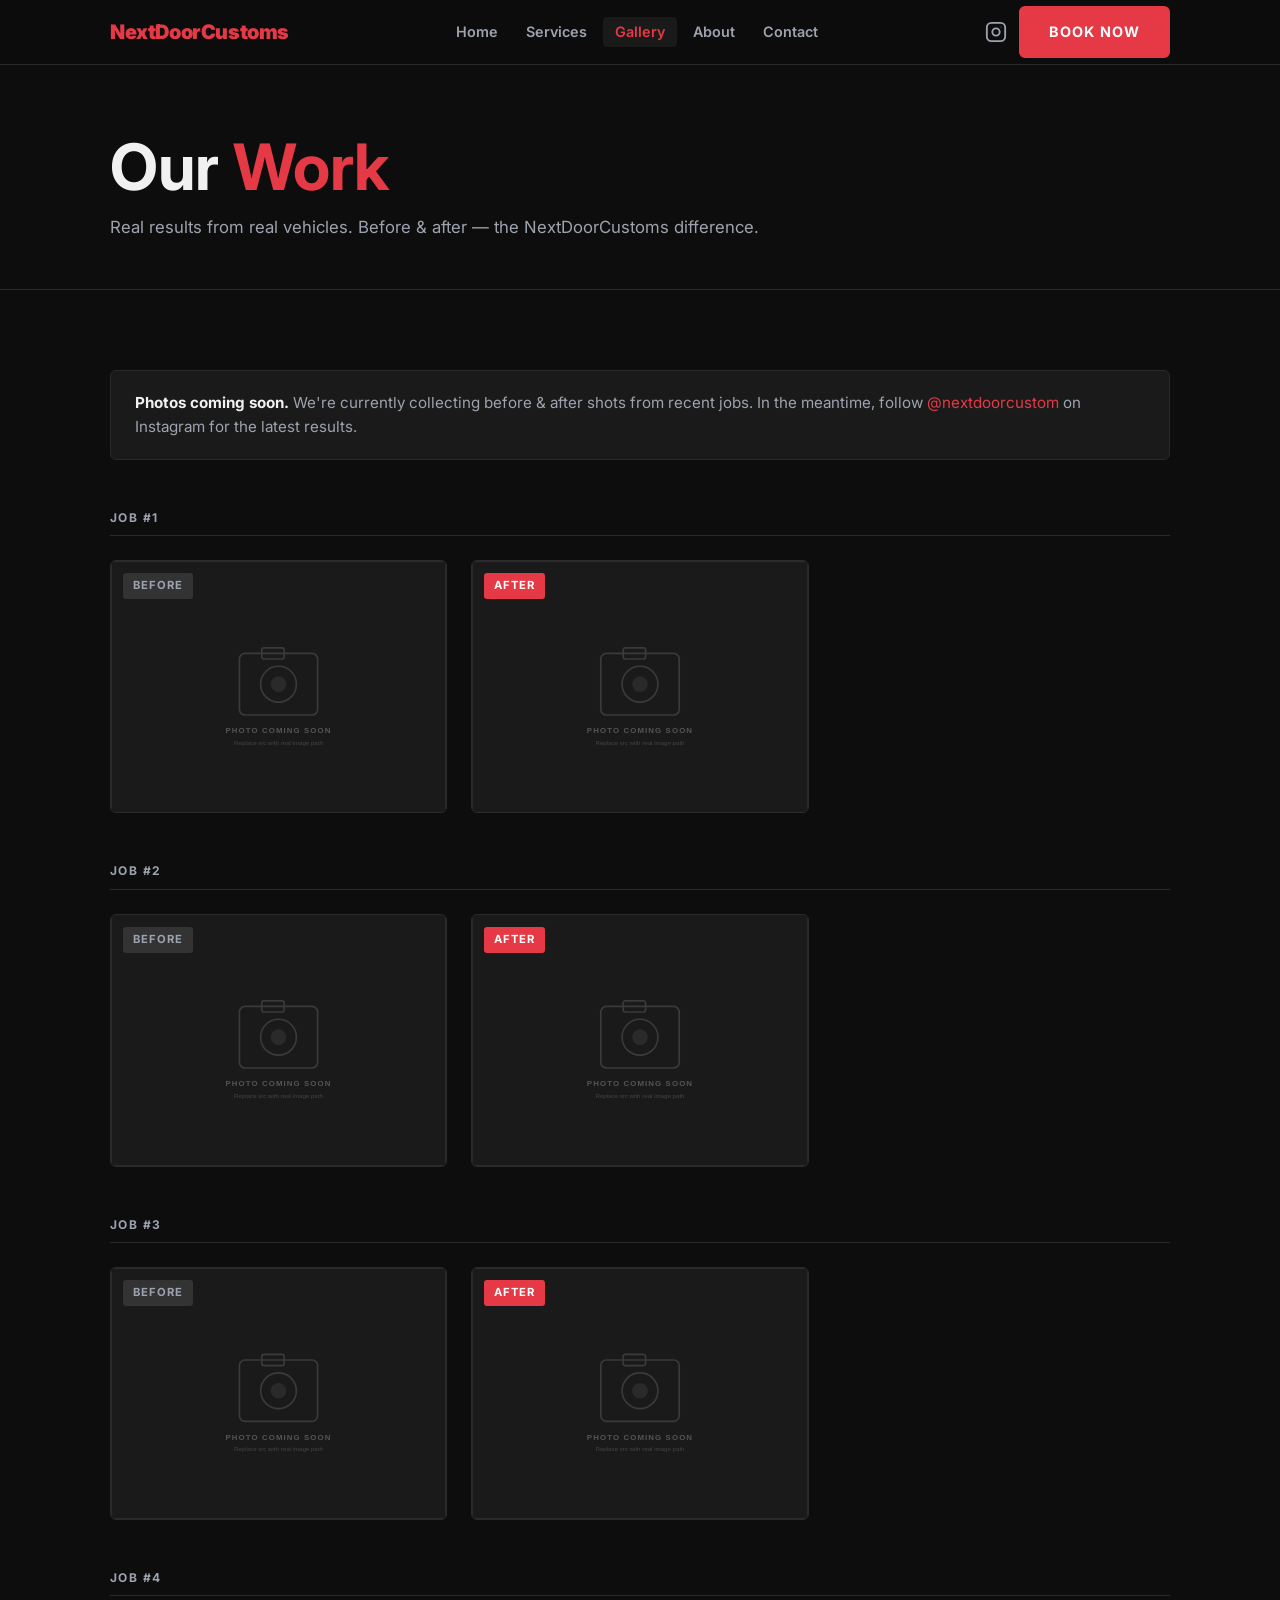
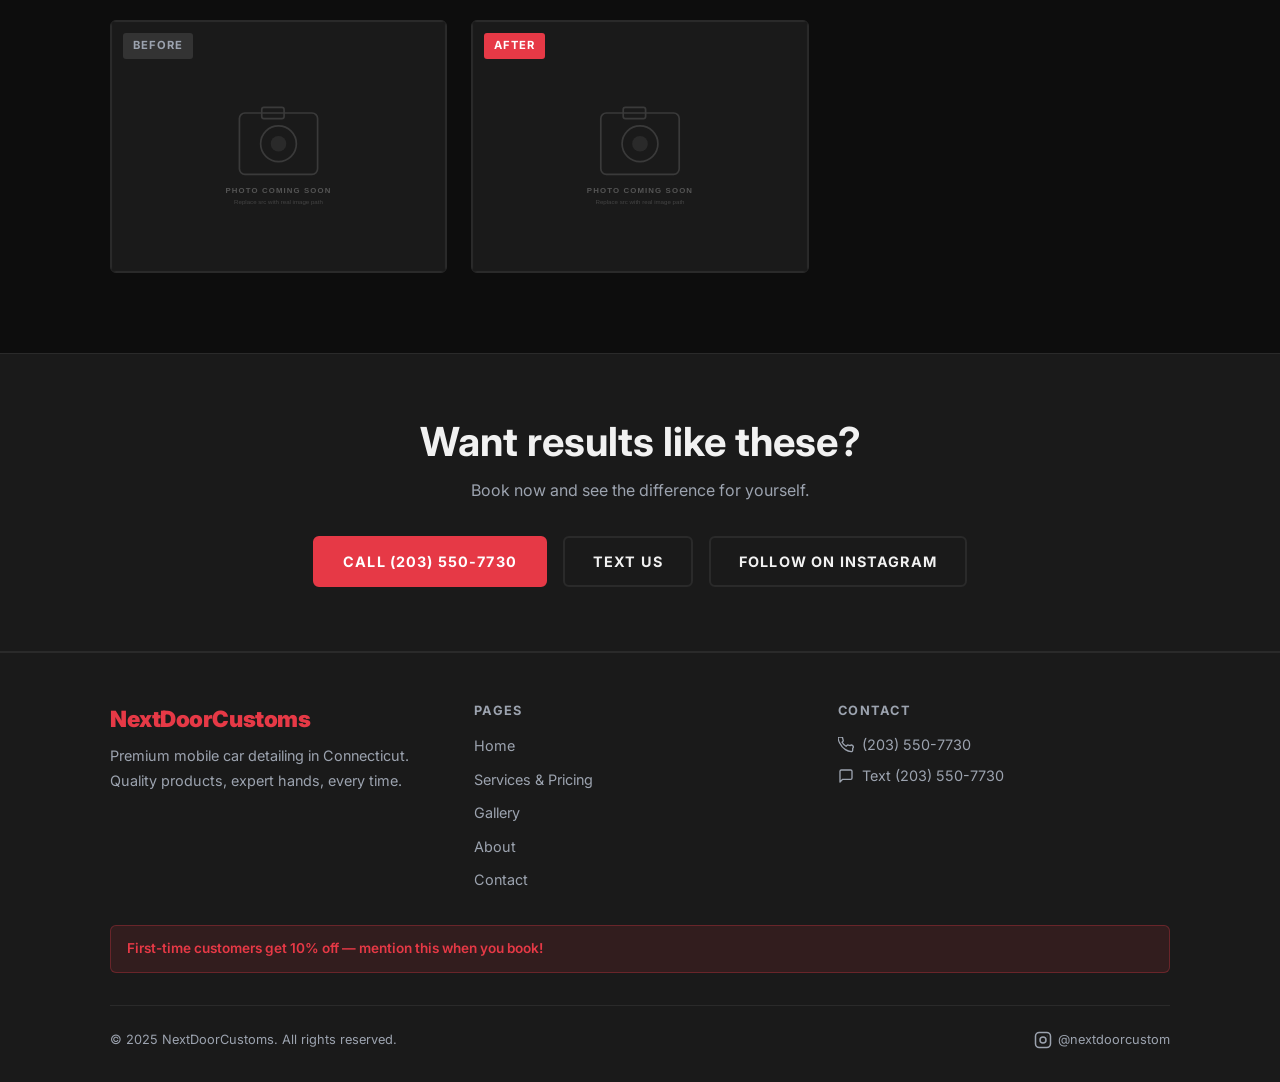
<file: gallery.html>
<!DOCTYPE html>
<html lang="en">
<head>
  <meta charset="UTF-8">
  <meta name="viewport" content="width=device-width, initial-scale=1.0">
  <title>Gallery — NextDoorCustoms</title>
  <meta name="description" content="Before & after car detailing photos from NextDoorCustoms. Real results from real vehicles in Connecticut.">
  <meta property="og:title" content="Gallery — NextDoorCustoms">
  <meta property="og:description" content="See the NextDoorCustoms difference — before and after detailing photos.">
  <meta property="og:type" content="website">
  <link rel="stylesheet" href="css/styles.css">
  <style>
    .gallery-intro {
      background: var(--bg-card);
      border: 1px solid var(--border);
      border-radius: var(--radius);
      padding: 1.25rem 1.5rem;
      margin-bottom: 3rem;
      font-size: 0.95rem;
      color: var(--text-muted);
    }
    .gallery-intro strong { color: var(--text); }
    .pair-label {
      grid-column: 1 / -1;
      font-size: 0.75rem;
      font-weight: 700;
      letter-spacing: 0.12em;
      text-transform: uppercase;
      color: var(--text-muted);
      margin-top: 1.5rem;
      padding-bottom: 0.5rem;
      border-bottom: 1px solid var(--border);
    }
    .pair-label:first-child { margin-top: 0; }
  </style>
</head>
<body>

  <!-- ===== HEADER ===== -->
  <header class="site-header">
    <div class="container">
      <nav class="nav" aria-label="Main navigation">
        <a href="index.html" class="nav-logo">NextDoorCustoms</a>
        <ul class="nav-links" role="list">
          <li><a href="index.html">Home</a></li>
          <li><a href="services.html">Services</a></li>
          <li><a href="gallery.html" class="active">Gallery</a></li>
          <li><a href="about.html">About</a></li>
          <li><a href="contact.html">Contact</a></li>
        </ul>
        <div class="nav-right">
          <a href="https://www.instagram.com/nextdoorcustom/" target="_blank" rel="noopener" class="nav-ig" aria-label="Instagram">
            <svg viewBox="0 0 24 24" fill="none" stroke="currentColor" stroke-width="2" stroke-linecap="round" stroke-linejoin="round" aria-hidden="true">
              <rect x="2" y="2" width="20" height="20" rx="5" ry="5"/><circle cx="12" cy="12" r="4"/>
              <circle cx="17.5" cy="6.5" r="0.5" fill="currentColor" stroke="none"/>
            </svg>
          </a>
          <a href="tel:2035507730" class="btn btn-primary">Book Now</a>
          <button class="nav-toggle" aria-expanded="false" aria-controls="mobile-nav" aria-label="Toggle menu">
            <span></span><span></span><span></span>
          </button>
        </div>
      </nav>
    </div>
    <nav id="mobile-nav" class="nav-mobile" aria-label="Mobile navigation">
      <a href="index.html">Home</a>
      <a href="services.html">Services</a>
      <a href="gallery.html" class="active">Gallery</a>
      <a href="about.html">About</a>
      <a href="contact.html">Contact</a>
      <a href="tel:2035507730" class="btn btn-primary">Call to Book</a>
      <a href="sms:2035507730" class="btn btn-outline">Text Us</a>
    </nav>
  </header>

  <main>

    <!-- ===== PAGE HERO ===== -->
    <section class="page-hero">
      <div class="container">
        <h1>Our <span class="accent">Work</span></h1>
        <p>Real results from real vehicles. Before &amp; after — the NextDoorCustoms difference.</p>
      </div>
    </section>

    <!-- ===== GALLERY GRID ===== -->
    <section class="section" aria-labelledby="gallery-heading">
      <div class="container">
        <div class="gallery-intro" role="note">
          <strong>Photos coming soon.</strong> We're currently collecting before &amp; after shots from recent jobs.
          In the meantime, follow <a href="https://www.instagram.com/nextdoorcustom/" target="_blank" rel="noopener" style="color:var(--accent)">@nextdoorcustom</a> on Instagram for the latest results.
        </div>

        <div class="gallery-grid" aria-label="Before and after gallery">

          <!-- Pair 1 -->
          <p class="pair-label" aria-hidden="true">Job #1</p>
          <figure class="gallery-slot">
            <!-- Replace src with real image path -->
            <img src="images/placeholder.svg" alt="Before detailing — job 1" loading="lazy">
            <figcaption class="gallery-label before">Before</figcaption>
          </figure>
          <figure class="gallery-slot">
            <!-- Replace src with real image path -->
            <img src="images/placeholder.svg" alt="After detailing — job 1" loading="lazy">
            <figcaption class="gallery-label after">After</figcaption>
          </figure>

          <!-- Pair 2 -->
          <p class="pair-label" aria-hidden="true">Job #2</p>
          <figure class="gallery-slot">
            <!-- Replace src with real image path -->
            <img src="images/placeholder.svg" alt="Before detailing — job 2" loading="lazy">
            <figcaption class="gallery-label before">Before</figcaption>
          </figure>
          <figure class="gallery-slot">
            <!-- Replace src with real image path -->
            <img src="images/placeholder.svg" alt="After detailing — job 2" loading="lazy">
            <figcaption class="gallery-label after">After</figcaption>
          </figure>

          <!-- Pair 3 -->
          <p class="pair-label" aria-hidden="true">Job #3</p>
          <figure class="gallery-slot">
            <!-- Replace src with real image path -->
            <img src="images/placeholder.svg" alt="Before detailing — job 3" loading="lazy">
            <figcaption class="gallery-label before">Before</figcaption>
          </figure>
          <figure class="gallery-slot">
            <!-- Replace src with real image path -->
            <img src="images/placeholder.svg" alt="After detailing — job 3" loading="lazy">
            <figcaption class="gallery-label after">After</figcaption>
          </figure>

          <!-- Pair 4 -->
          <p class="pair-label" aria-hidden="true">Job #4</p>
          <figure class="gallery-slot">
            <!-- Replace src with real image path -->
            <img src="images/placeholder.svg" alt="Before detailing — job 4" loading="lazy">
            <figcaption class="gallery-label before">Before</figcaption>
          </figure>
          <figure class="gallery-slot">
            <!-- Replace src with real image path -->
            <img src="images/placeholder.svg" alt="After detailing — job 4" loading="lazy">
            <figcaption class="gallery-label after">After</figcaption>
          </figure>

        </div>
      </div>
    </section>

    <!-- ===== CTA ===== -->
    <section class="cta-section" aria-labelledby="gallery-cta-heading">
      <div class="container">
        <h2 id="gallery-cta-heading">Want results like these?</h2>
        <p>Book now and see the difference for yourself.</p>
        <div class="cta-buttons">
          <a href="tel:2035507730" class="btn btn-primary">Call (203) 550-7730</a>
          <a href="sms:2035507730" class="btn btn-outline">Text Us</a>
          <a href="https://www.instagram.com/nextdoorcustom/" target="_blank" rel="noopener" class="btn btn-outline">Follow on Instagram</a>
        </div>
      </div>
    </section>

  </main>

  <!-- ===== FOOTER ===== -->
  <footer class="site-footer">
    <div class="container">
      <div class="footer-grid">
        <div class="footer-brand">
          <div class="nav-logo">NextDoorCustoms</div>
          <p>Premium mobile car detailing in Connecticut. Quality products, expert hands, every time.</p>
        </div>
        <div>
          <p class="footer-heading">Pages</p>
          <ul class="footer-links" role="list">
            <li><a href="index.html">Home</a></li>
            <li><a href="services.html">Services & Pricing</a></li>
            <li><a href="gallery.html">Gallery</a></li>
            <li><a href="about.html">About</a></li>
            <li><a href="contact.html">Contact</a></li>
          </ul>
        </div>
        <div>
          <p class="footer-heading">Contact</p>
          <div class="footer-contact-item">
            <svg width="16" height="16" viewBox="0 0 24 24" fill="none" stroke="currentColor" stroke-width="2" stroke-linecap="round" stroke-linejoin="round" aria-hidden="true"><path d="M22 16.92v3a2 2 0 01-2.18 2 19.79 19.79 0 01-8.63-3.07A19.5 19.5 0 013.07 9.81a19.79 19.79 0 01-3.07-8.63A2 2 0 012 0h3a2 2 0 012 1.72c.127.96.361 1.903.7 2.81a2 2 0 01-.45 2.11L6.09 7.91a16 16 0 006 6l1.27-1.27a2 2 0 012.11-.45c.907.339 1.85.573 2.81.7A2 2 0 0122 16.92z"/></svg>
            <a href="tel:2035507730">(203) 550-7730</a>
          </div>
          <div class="footer-contact-item">
            <svg width="16" height="16" viewBox="0 0 24 24" fill="none" stroke="currentColor" stroke-width="2" stroke-linecap="round" stroke-linejoin="round" aria-hidden="true"><path d="M21 15a2 2 0 01-2 2H7l-4 4V5a2 2 0 012-2h14a2 2 0 012 2z"/></svg>
            <a href="sms:2035507730">Text (203) 550-7730</a>
          </div>
        </div>
      </div>
      <div class="footer-promo" role="note">
        First-time customers get 10% off — mention this when you book!
      </div>
      <div class="footer-bottom">
        <span>&copy; 2025 NextDoorCustoms. All rights reserved.</span>
        <a href="https://www.instagram.com/nextdoorcustom/" target="_blank" rel="noopener" class="footer-ig" aria-label="Instagram @nextdoorcustom">
          <svg viewBox="0 0 24 24" fill="none" stroke="currentColor" stroke-width="2" stroke-linecap="round" stroke-linejoin="round" aria-hidden="true">
            <rect x="2" y="2" width="20" height="20" rx="5" ry="5"/><circle cx="12" cy="12" r="4"/>
            <circle cx="17.5" cy="6.5" r="0.5" fill="currentColor" stroke="none"/>
          </svg>
          @nextdoorcustom
        </a>
      </div>
    </div>
  </footer>

  <script src="js/main.js"></script>
</body>
</html>
</file>
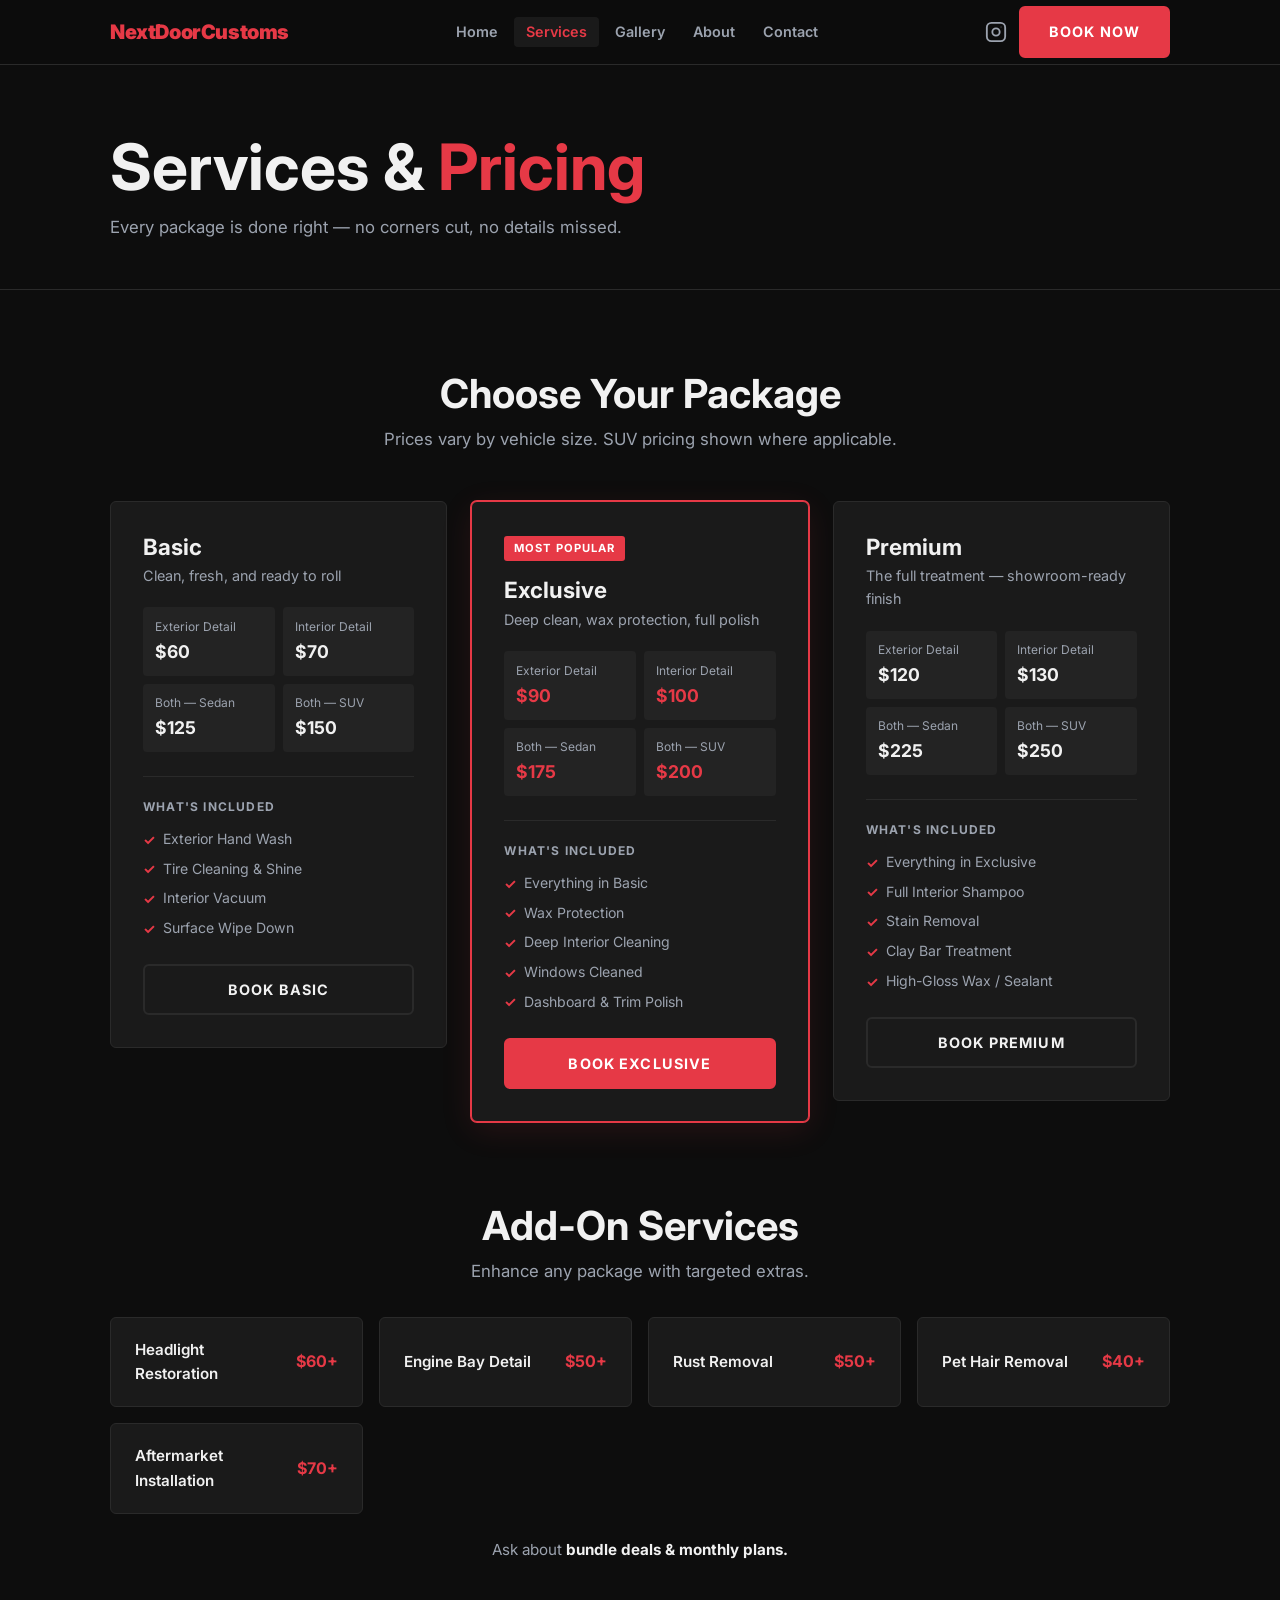
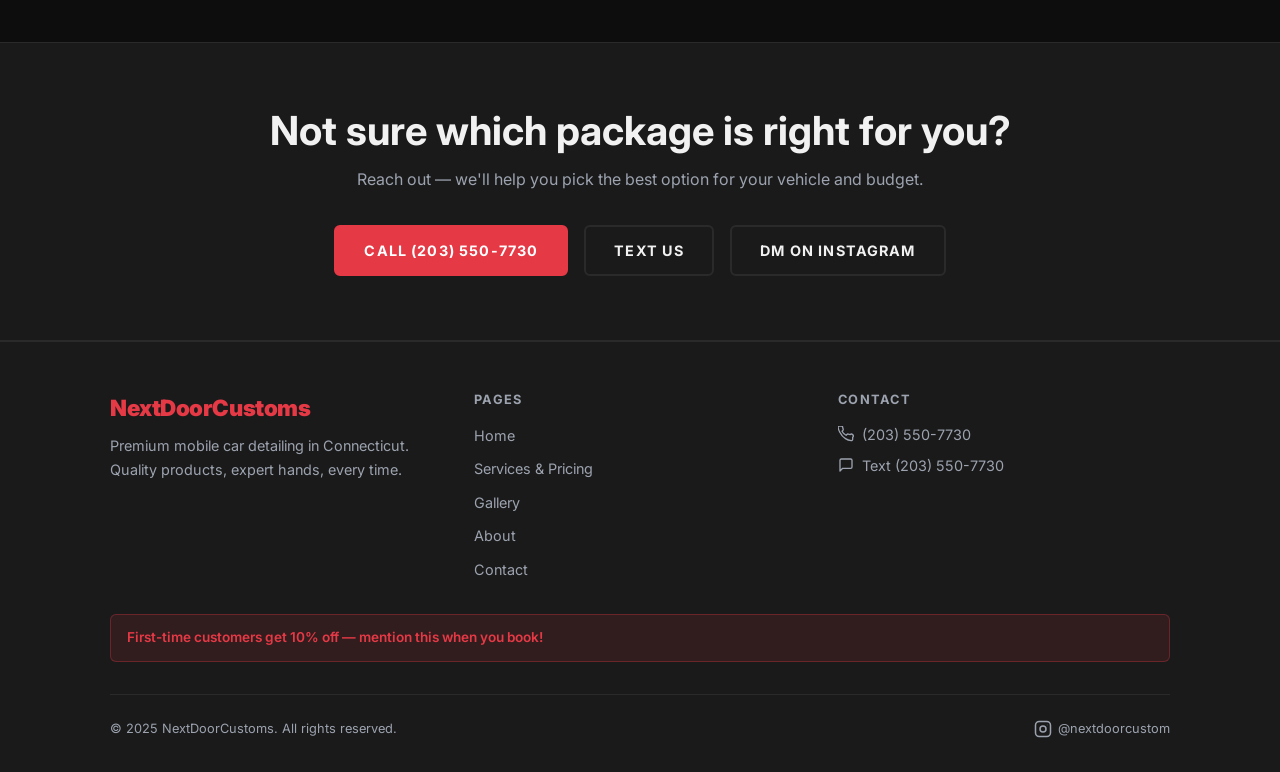
<file: services.html>
<!DOCTYPE html>
<html lang="en">
<head>
  <meta charset="UTF-8">
  <meta name="viewport" content="width=device-width, initial-scale=1.0">
  <title>Services & Pricing — NextDoorCustoms</title>
  <meta name="description" content="NextDoorCustoms detailing packages — Basic, Exclusive & Premium. Pricing for exterior, interior, and combo details. Add-ons available. CT area.">
  <meta property="og:title" content="Services & Pricing — NextDoorCustoms">
  <meta property="og:description" content="Three detailing packages to fit every budget. Basic from $60 · Exclusive from $90 · Premium from $120. Book today.">
  <meta property="og:type" content="website">
  <link rel="stylesheet" href="css/styles.css">
</head>
<body>

  <!-- ===== HEADER ===== -->
  <header class="site-header">
    <div class="container">
      <nav class="nav" aria-label="Main navigation">
        <a href="index.html" class="nav-logo">NextDoorCustoms</a>
        <ul class="nav-links" role="list">
          <li><a href="index.html">Home</a></li>
          <li><a href="services.html" class="active">Services</a></li>
          <li><a href="gallery.html">Gallery</a></li>
          <li><a href="about.html">About</a></li>
          <li><a href="contact.html">Contact</a></li>
        </ul>
        <div class="nav-right">
          <a href="https://www.instagram.com/nextdoorcustom/" target="_blank" rel="noopener" class="nav-ig" aria-label="Instagram">
            <svg viewBox="0 0 24 24" fill="none" stroke="currentColor" stroke-width="2" stroke-linecap="round" stroke-linejoin="round" aria-hidden="true">
              <rect x="2" y="2" width="20" height="20" rx="5" ry="5"/><circle cx="12" cy="12" r="4"/>
              <circle cx="17.5" cy="6.5" r="0.5" fill="currentColor" stroke="none"/>
            </svg>
          </a>
          <a href="tel:2035507730" class="btn btn-primary">Book Now</a>
          <button class="nav-toggle" aria-expanded="false" aria-controls="mobile-nav" aria-label="Toggle menu">
            <span></span><span></span><span></span>
          </button>
        </div>
      </nav>
    </div>
    <nav id="mobile-nav" class="nav-mobile" aria-label="Mobile navigation">
      <a href="index.html">Home</a>
      <a href="services.html" class="active">Services</a>
      <a href="gallery.html">Gallery</a>
      <a href="about.html">About</a>
      <a href="contact.html">Contact</a>
      <a href="tel:2035507730" class="btn btn-primary">Call to Book</a>
      <a href="sms:2035507730" class="btn btn-outline">Text Us</a>
    </nav>
  </header>

  <main>

    <!-- ===== PAGE HERO ===== -->
    <section class="page-hero">
      <div class="container">
        <h1>Services &amp; <span class="accent">Pricing</span></h1>
        <p>Every package is done right — no corners cut, no details missed.</p>
      </div>
    </section>

    <!-- ===== PACKAGES ===== -->
    <section class="section" aria-labelledby="packages-heading">
      <div class="container">
        <div class="text-center">
          <h2 class="section-title" id="packages-heading">Choose Your Package</h2>
          <p class="section-subtitle">Prices vary by vehicle size. SUV pricing shown where applicable.</p>
        </div>

        <div class="packages-grid">

          <!-- BASIC -->
          <article class="package-card" aria-labelledby="basic-name">
            <h3 class="package-name" id="basic-name">Basic</h3>
            <p class="package-tagline">Clean, fresh, and ready to roll</p>
            <div class="package-price-grid">
              <div class="price-item">
                <div class="price-label">Exterior Detail</div>
                <div class="price-value">$60</div>
              </div>
              <div class="price-item">
                <div class="price-label">Interior Detail</div>
                <div class="price-value">$70</div>
              </div>
              <div class="price-item">
                <div class="price-label">Both — Sedan</div>
                <div class="price-value">$125</div>
              </div>
              <div class="price-item">
                <div class="price-label">Both — SUV</div>
                <div class="price-value">$150</div>
              </div>
            </div>
            <hr class="package-divider">
            <p class="package-includes-label">What's Included</p>
            <ul class="package-includes" role="list">
              <li>Exterior Hand Wash</li>
              <li>Tire Cleaning &amp; Shine</li>
              <li>Interior Vacuum</li>
              <li>Surface Wipe Down</li>
            </ul>
            <div style="margin-top:1.5rem">
              <a href="contact.html" class="btn btn-outline" style="width:100%;text-align:center;">Book Basic</a>
            </div>
          </article>

          <!-- EXCLUSIVE (featured) -->
          <article class="package-card featured" aria-labelledby="exclusive-name">
            <span class="package-badge">Most Popular</span>
            <h3 class="package-name" id="exclusive-name">Exclusive</h3>
            <p class="package-tagline">Deep clean, wax protection, full polish</p>
            <div class="package-price-grid">
              <div class="price-item">
                <div class="price-label">Exterior Detail</div>
                <div class="price-value accent">$90</div>
              </div>
              <div class="price-item">
                <div class="price-label">Interior Detail</div>
                <div class="price-value accent">$100</div>
              </div>
              <div class="price-item">
                <div class="price-label">Both — Sedan</div>
                <div class="price-value accent">$175</div>
              </div>
              <div class="price-item">
                <div class="price-label">Both — SUV</div>
                <div class="price-value accent">$200</div>
              </div>
            </div>
            <hr class="package-divider">
            <p class="package-includes-label">What's Included</p>
            <ul class="package-includes" role="list">
              <li>Everything in Basic</li>
              <li>Wax Protection</li>
              <li>Deep Interior Cleaning</li>
              <li>Windows Cleaned</li>
              <li>Dashboard &amp; Trim Polish</li>
            </ul>
            <div style="margin-top:1.5rem">
              <a href="contact.html" class="btn btn-primary" style="width:100%;text-align:center;">Book Exclusive</a>
            </div>
          </article>

          <!-- PREMIUM -->
          <article class="package-card" aria-labelledby="premium-name">
            <h3 class="package-name" id="premium-name">Premium</h3>
            <p class="package-tagline">The full treatment — showroom-ready finish</p>
            <div class="package-price-grid">
              <div class="price-item">
                <div class="price-label">Exterior Detail</div>
                <div class="price-value">$120</div>
              </div>
              <div class="price-item">
                <div class="price-label">Interior Detail</div>
                <div class="price-value">$130</div>
              </div>
              <div class="price-item">
                <div class="price-label">Both — Sedan</div>
                <div class="price-value">$225</div>
              </div>
              <div class="price-item">
                <div class="price-label">Both — SUV</div>
                <div class="price-value">$250</div>
              </div>
            </div>
            <hr class="package-divider">
            <p class="package-includes-label">What's Included</p>
            <ul class="package-includes" role="list">
              <li>Everything in Exclusive</li>
              <li>Full Interior Shampoo</li>
              <li>Stain Removal</li>
              <li>Clay Bar Treatment</li>
              <li>High-Gloss Wax / Sealant</li>
            </ul>
            <div style="margin-top:1.5rem">
              <a href="contact.html" class="btn btn-outline" style="width:100%;text-align:center;">Book Premium</a>
            </div>
          </article>

        </div>
      </div>
    </section>

    <!-- ===== ADD-ONS ===== -->
    <section class="section" style="padding-top:0" aria-labelledby="addons-heading">
      <div class="container">
        <div class="text-center" style="margin-bottom:2rem">
          <h2 class="section-title" id="addons-heading">Add-On Services</h2>
          <p class="section-subtitle" style="margin-bottom:0">Enhance any package with targeted extras.</p>
        </div>
        <div class="addons-grid" role="list">
          <div class="addon-item" role="listitem">
            <span class="addon-name">Headlight Restoration</span>
            <span class="addon-price">$60+</span>
          </div>
          <div class="addon-item" role="listitem">
            <span class="addon-name">Engine Bay Detail</span>
            <span class="addon-price">$50+</span>
          </div>
          <div class="addon-item" role="listitem">
            <span class="addon-name">Rust Removal</span>
            <span class="addon-price">$50+</span>
          </div>
          <div class="addon-item" role="listitem">
            <span class="addon-name">Pet Hair Removal</span>
            <span class="addon-price">$40+</span>
          </div>
          <div class="addon-item" role="listitem">
            <span class="addon-name">Aftermarket Installation</span>
            <span class="addon-price">$70+</span>
          </div>
        </div>
        <p style="text-align:center;margin-top:1.5rem;color:var(--text-muted);font-size:0.95rem;">
          Ask about <strong style="color:var(--text)">bundle deals &amp; monthly plans.</strong>
        </p>
      </div>
    </section>

    <!-- ===== CTA ===== -->
    <section class="cta-section" aria-labelledby="services-cta-heading">
      <div class="container">
        <h2 id="services-cta-heading">Not sure which package is right for you?</h2>
        <p>Reach out — we'll help you pick the best option for your vehicle and budget.</p>
        <div class="cta-buttons">
          <a href="tel:2035507730" class="btn btn-primary">Call (203) 550-7730</a>
          <a href="sms:2035507730" class="btn btn-outline">Text Us</a>
          <a href="https://www.instagram.com/nextdoorcustom/" target="_blank" rel="noopener" class="btn btn-outline">DM on Instagram</a>
        </div>
      </div>
    </section>

  </main>

  <!-- ===== FOOTER ===== -->
  <footer class="site-footer">
    <div class="container">
      <div class="footer-grid">
        <div class="footer-brand">
          <div class="nav-logo">NextDoorCustoms</div>
          <p>Premium mobile car detailing in Connecticut. Quality products, expert hands, every time.</p>
        </div>
        <div>
          <p class="footer-heading">Pages</p>
          <ul class="footer-links" role="list">
            <li><a href="index.html">Home</a></li>
            <li><a href="services.html">Services & Pricing</a></li>
            <li><a href="gallery.html">Gallery</a></li>
            <li><a href="about.html">About</a></li>
            <li><a href="contact.html">Contact</a></li>
          </ul>
        </div>
        <div>
          <p class="footer-heading">Contact</p>
          <div class="footer-contact-item">
            <svg width="16" height="16" viewBox="0 0 24 24" fill="none" stroke="currentColor" stroke-width="2" stroke-linecap="round" stroke-linejoin="round" aria-hidden="true"><path d="M22 16.92v3a2 2 0 01-2.18 2 19.79 19.79 0 01-8.63-3.07A19.5 19.5 0 013.07 9.81a19.79 19.79 0 01-3.07-8.63A2 2 0 012 0h3a2 2 0 012 1.72c.127.96.361 1.903.7 2.81a2 2 0 01-.45 2.11L6.09 7.91a16 16 0 006 6l1.27-1.27a2 2 0 012.11-.45c.907.339 1.85.573 2.81.7A2 2 0 0122 16.92z"/></svg>
            <a href="tel:2035507730">(203) 550-7730</a>
          </div>
          <div class="footer-contact-item">
            <svg width="16" height="16" viewBox="0 0 24 24" fill="none" stroke="currentColor" stroke-width="2" stroke-linecap="round" stroke-linejoin="round" aria-hidden="true"><path d="M21 15a2 2 0 01-2 2H7l-4 4V5a2 2 0 012-2h14a2 2 0 012 2z"/></svg>
            <a href="sms:2035507730">Text (203) 550-7730</a>
          </div>
        </div>
      </div>
      <div class="footer-promo" role="note">
        First-time customers get 10% off — mention this when you book!
      </div>
      <div class="footer-bottom">
        <span>&copy; 2025 NextDoorCustoms. All rights reserved.</span>
        <a href="https://www.instagram.com/nextdoorcustom/" target="_blank" rel="noopener" class="footer-ig" aria-label="Instagram @nextdoorcustom">
          <svg viewBox="0 0 24 24" fill="none" stroke="currentColor" stroke-width="2" stroke-linecap="round" stroke-linejoin="round" aria-hidden="true">
            <rect x="2" y="2" width="20" height="20" rx="5" ry="5"/><circle cx="12" cy="12" r="4"/>
            <circle cx="17.5" cy="6.5" r="0.5" fill="currentColor" stroke="none"/>
          </svg>
          @nextdoorcustom
        </a>
      </div>
    </div>
  </footer>

  <script src="js/main.js"></script>
</body>
</html>
</file>
<file: css/styles.css>
/* ============================================================
   NextDoorCustoms — styles.css
   ============================================================ */

/* --- Google Fonts --- */
@import url('https://fonts.googleapis.com/css2?family=Inter:wght@400;600;700;900&display=swap');

/* --- Design Tokens --- */
:root {
  --bg: #0D0D0D;
  --bg-card: #1A1A1A;
  --bg-card-hover: #222222;
  --accent: #E63946;
  --accent-hover: #C1121F;
  --text: #F1F1F1;
  --text-muted: #9CA3AF;
  --border: #2A2A2A;
  --radius: 6px;
  --max-width: 1100px;
  --transition: 0.2s ease;
}

/* --- Reset --- */
*, *::before, *::after { box-sizing: border-box; margin: 0; padding: 0; }
html { scroll-behavior: smooth; }
body {
  font-family: 'Inter', sans-serif;
  background: var(--bg);
  color: var(--text);
  font-size: 16px;
  line-height: 1.6;
  min-height: 100vh;
}
img { display: block; max-width: 100%; height: auto; }
a { color: inherit; text-decoration: none; }
ul { list-style: none; }

/* --- Layout Utilities --- */
.container {
  width: 100%;
  max-width: var(--max-width);
  margin: 0 auto;
  padding: 0 1.25rem;
}
.section { padding: 5rem 0; }
.section--sm { padding: 3rem 0; }
.text-center { text-align: center; }
.text-muted { color: var(--text-muted); }

/* --- Typography --- */
h1, h2, h3, h4 { font-weight: 700; line-height: 1.2; }
h1 { font-size: clamp(2.2rem, 6vw, 4rem); }
h2 { font-size: clamp(1.6rem, 4vw, 2.5rem); }
h3 { font-size: clamp(1.2rem, 3vw, 1.5rem); }
.section-title {
  font-size: clamp(1.6rem, 4vw, 2.5rem);
  margin-bottom: 0.5rem;
}
.section-subtitle {
  color: var(--text-muted);
  font-size: 1.05rem;
  margin-bottom: 3rem;
}

/* --- Accent --- */
.accent { color: var(--accent); }

/* --- Buttons --- */
.btn {
  display: inline-block;
  padding: 0.75rem 1.75rem;
  font-size: 0.9rem;
  font-weight: 700;
  letter-spacing: 0.08em;
  text-transform: uppercase;
  border-radius: var(--radius);
  border: 2px solid transparent;
  cursor: pointer;
  transition: background var(--transition), color var(--transition), border-color var(--transition);
  white-space: nowrap;
}
.btn-primary {
  background: var(--accent);
  color: #fff;
  border-color: var(--accent);
}
.btn-primary:hover, .btn-primary:focus {
  background: var(--accent-hover);
  border-color: var(--accent-hover);
}
.btn-outline {
  background: transparent;
  color: var(--text);
  border-color: var(--border);
}
.btn-outline:hover, .btn-outline:focus {
  border-color: var(--accent);
  color: var(--accent);
}

/* --- Card --- */
.card {
  background: var(--bg-card);
  border: 1px solid var(--border);
  border-radius: var(--radius);
  padding: 2rem;
  transition: transform var(--transition), border-color var(--transition);
}
.card:hover { transform: translateY(-4px); border-color: #3a3a3a; }

/* ============================================================
   HEADER / NAV
   ============================================================ */
.site-header {
  position: sticky;
  top: 0;
  z-index: 100;
  background: rgba(13, 13, 13, 0.95);
  backdrop-filter: blur(8px);
  border-bottom: 1px solid var(--border);
}
.nav {
  display: flex;
  align-items: center;
  justify-content: space-between;
  height: 64px;
  gap: 1rem;
}
.nav-logo {
  font-size: 1.25rem;
  font-weight: 900;
  color: var(--accent);
  letter-spacing: -0.02em;
  flex-shrink: 0;
}
.nav-links {
  display: flex;
  align-items: center;
  gap: 0.25rem;
}
.nav-links a {
  padding: 0.4rem 0.75rem;
  font-size: 0.9rem;
  font-weight: 600;
  color: var(--text-muted);
  border-radius: 4px;
  transition: color var(--transition), background var(--transition);
}
.nav-links a:hover,
.nav-links a.active {
  color: var(--text);
  background: var(--bg-card);
}
.nav-links a.active { color: var(--accent); }
.nav-right {
  display: flex;
  align-items: center;
  gap: 0.75rem;
  flex-shrink: 0;
}
.nav-ig {
  display: flex;
  align-items: center;
  color: var(--text-muted);
  transition: color var(--transition);
}
.nav-ig:hover { color: var(--accent); }
.nav-ig svg { width: 22px; height: 22px; }

/* Hamburger */
.nav-toggle {
  display: none;
  background: none;
  border: none;
  cursor: pointer;
  padding: 0.25rem;
  color: var(--text);
}
.nav-toggle span {
  display: block;
  width: 24px;
  height: 2px;
  background: currentColor;
  margin: 5px 0;
  transition: transform var(--transition), opacity var(--transition);
}
.nav-toggle[aria-expanded="true"] span:nth-child(1) { transform: translateY(7px) rotate(45deg); }
.nav-toggle[aria-expanded="true"] span:nth-child(2) { opacity: 0; }
.nav-toggle[aria-expanded="true"] span:nth-child(3) { transform: translateY(-7px) rotate(-45deg); }

/* Mobile Nav */
.nav-mobile {
  display: none;
  flex-direction: column;
  gap: 0.25rem;
  padding: 1rem 1.25rem 1.5rem;
  border-top: 1px solid var(--border);
  background: var(--bg);
}
.nav-mobile.open { display: flex; }
.nav-mobile a {
  padding: 0.6rem 0.75rem;
  font-size: 1rem;
  font-weight: 600;
  color: var(--text-muted);
  border-radius: 4px;
}
.nav-mobile a:hover,
.nav-mobile a.active { color: var(--accent); }
.nav-mobile .btn { width: 100%; text-align: center; margin-top: 0.5rem; }

@media (max-width: 720px) {
  .nav-links { display: none; }
  .nav-toggle { display: block; }
}

/* ============================================================
   FOOTER
   ============================================================ */
.site-footer {
  background: var(--bg-card);
  border-top: 1px solid var(--border);
  padding: 3rem 0 2rem;
}
.footer-grid {
  display: grid;
  grid-template-columns: repeat(auto-fit, minmax(200px, 1fr));
  gap: 2rem;
  margin-bottom: 2rem;
}
.footer-brand .nav-logo { font-size: 1.4rem; margin-bottom: 0.5rem; }
.footer-brand p { color: var(--text-muted); font-size: 0.9rem; line-height: 1.7; }
.footer-heading {
  font-size: 0.8rem;
  font-weight: 700;
  letter-spacing: 0.1em;
  text-transform: uppercase;
  color: var(--text-muted);
  margin-bottom: 0.75rem;
}
.footer-links { display: flex; flex-direction: column; gap: 0.5rem; }
.footer-links a {
  color: var(--text-muted);
  font-size: 0.9rem;
  transition: color var(--transition);
}
.footer-links a:hover { color: var(--accent); }
.footer-contact-item {
  display: flex;
  align-items: center;
  gap: 0.5rem;
  color: var(--text-muted);
  font-size: 0.9rem;
  margin-bottom: 0.5rem;
}
.footer-contact-item a {
  color: var(--text-muted);
  transition: color var(--transition);
}
.footer-contact-item a:hover { color: var(--accent); }
.footer-promo {
  background: rgba(230, 57, 70, 0.12);
  border: 1px solid rgba(230, 57, 70, 0.3);
  border-radius: var(--radius);
  padding: 0.75rem 1rem;
  font-size: 0.85rem;
  color: var(--accent);
  font-weight: 600;
  margin-bottom: 2rem;
}
.footer-bottom {
  border-top: 1px solid var(--border);
  padding-top: 1.5rem;
  display: flex;
  align-items: center;
  justify-content: space-between;
  flex-wrap: wrap;
  gap: 0.5rem;
  font-size: 0.8rem;
  color: var(--text-muted);
}
.footer-ig {
  display: flex;
  align-items: center;
  gap: 0.4rem;
  color: var(--text-muted);
  transition: color var(--transition);
}
.footer-ig:hover { color: var(--accent); }
.footer-ig svg { width: 18px; height: 18px; }

/* ============================================================
   HERO
   ============================================================ */
.hero {
  position: relative;
  min-height: 90vh;
  display: flex;
  align-items: center;
  overflow: hidden;
  padding: 5rem 0;
}
.hero-bg {
  position: absolute;
  inset: 0;
  background: radial-gradient(ellipse at 60% 50%, rgba(230, 57, 70, 0.08) 0%, transparent 60%);
  pointer-events: none;
}
.hero-checker {
  position: absolute;
  bottom: 0;
  left: 0;
  right: 0;
  height: 6px;
  background: repeating-linear-gradient(
    90deg,
    var(--accent) 0px,
    var(--accent) 12px,
    transparent 12px,
    transparent 24px
  );
  opacity: 0.6;
}
.hero-content { position: relative; max-width: 680px; }
.hero-eyebrow {
  display: inline-block;
  font-size: 0.8rem;
  font-weight: 700;
  letter-spacing: 0.15em;
  text-transform: uppercase;
  color: var(--accent);
  margin-bottom: 1rem;
}
.hero h1 { margin-bottom: 1.25rem; }
.hero-sub {
  font-size: 1.15rem;
  color: var(--text-muted);
  margin-bottom: 2rem;
  line-height: 1.7;
  max-width: 520px;
}
.hero-ctas { display: flex; gap: 1rem; flex-wrap: wrap; }

/* ============================================================
   TRUST BADGES
   ============================================================ */
.trust-strip {
  background: var(--bg-card);
  border-top: 1px solid var(--border);
  border-bottom: 1px solid var(--border);
  padding: 1.5rem 0;
}
.trust-list {
  display: flex;
  align-items: center;
  justify-content: center;
  flex-wrap: wrap;
  gap: 2rem;
}
.trust-item {
  display: flex;
  align-items: center;
  gap: 0.6rem;
  font-weight: 600;
  font-size: 0.9rem;
}
.trust-item svg { color: var(--accent); flex-shrink: 0; }

/* ============================================================
   PROMO BANNER
   ============================================================ */
.promo-banner {
  background: var(--accent);
  color: #fff;
  text-align: center;
  padding: 1rem;
  font-weight: 700;
  font-size: 0.95rem;
  letter-spacing: 0.02em;
}
.promo-banner a {
  text-decoration: underline;
  color: #fff;
}

/* ============================================================
   SERVICE CARDS GRID (home teaser + services page)
   ============================================================ */
.packages-grid {
  display: grid;
  grid-template-columns: repeat(auto-fit, minmax(280px, 1fr));
  gap: 1.5rem;
  align-items: start;
}
.package-card {
  background: var(--bg-card);
  border: 1px solid var(--border);
  border-radius: var(--radius);
  padding: 2rem;
  position: relative;
  transition: transform var(--transition), border-color var(--transition);
}
.package-card:hover { transform: translateY(-4px); border-color: #3a3a3a; }
.package-card.featured {
  border-color: var(--accent);
  box-shadow: 0 0 0 1px var(--accent), 0 8px 32px rgba(230, 57, 70, 0.12);
}
.package-badge {
  display: inline-block;
  background: var(--accent);
  color: #fff;
  font-size: 0.7rem;
  font-weight: 700;
  letter-spacing: 0.1em;
  text-transform: uppercase;
  padding: 0.25rem 0.6rem;
  border-radius: 3px;
  margin-bottom: 1rem;
}
.package-name {
  font-size: 1.4rem;
  font-weight: 700;
  margin-bottom: 0.25rem;
}
.package-tagline { color: var(--text-muted); font-size: 0.9rem; margin-bottom: 1.25rem; }
.package-price-grid {
  display: grid;
  grid-template-columns: 1fr 1fr;
  gap: 0.5rem;
  margin-bottom: 1.5rem;
}
.price-item { background: rgba(255,255,255,0.04); border-radius: 4px; padding: 0.6rem 0.75rem; }
.price-label { font-size: 0.75rem; color: var(--text-muted); margin-bottom: 0.1rem; }
.price-value { font-size: 1.1rem; font-weight: 700; }
.price-value.accent { color: var(--accent); }
.package-divider { border: none; border-top: 1px solid var(--border); margin: 1.25rem 0; }
.package-includes-label {
  font-size: 0.75rem;
  font-weight: 700;
  letter-spacing: 0.1em;
  text-transform: uppercase;
  color: var(--text-muted);
  margin-bottom: 0.75rem;
}
.package-includes li {
  display: flex;
  align-items: flex-start;
  gap: 0.5rem;
  font-size: 0.88rem;
  color: var(--text-muted);
  margin-bottom: 0.4rem;
}
.package-includes li::before {
  content: '✓';
  color: var(--accent);
  font-weight: 700;
  flex-shrink: 0;
  margin-top: 0.05rem;
}

/* ============================================================
   ADDONS
   ============================================================ */
.addons-grid {
  display: grid;
  grid-template-columns: repeat(auto-fit, minmax(200px, 1fr));
  gap: 1rem;
}
.addon-item {
  background: var(--bg-card);
  border: 1px solid var(--border);
  border-radius: var(--radius);
  padding: 1.25rem 1.5rem;
  display: flex;
  justify-content: space-between;
  align-items: center;
  gap: 1rem;
}
.addon-name { font-weight: 600; font-size: 0.95rem; }
.addon-price { color: var(--accent); font-weight: 700; white-space: nowrap; }

/* ============================================================
   SERVICE OPTIONS (mobile vs shop)
   ============================================================ */
.options-grid {
  display: grid;
  grid-template-columns: 1fr 1fr;
  gap: 1.5rem;
}
@media (max-width: 600px) { .options-grid { grid-template-columns: 1fr; } }
.option-card {
  background: var(--bg-card);
  border: 1px solid var(--border);
  border-radius: var(--radius);
  padding: 2rem;
}
.option-icon { font-size: 2rem; margin-bottom: 0.75rem; }
.option-card h3 { margin-bottom: 0.5rem; }
.option-card p { color: var(--text-muted); font-size: 0.95rem; }

/* ============================================================
   GALLERY
   ============================================================ */
.gallery-grid {
  display: grid;
  grid-template-columns: repeat(auto-fill, minmax(280px, 1fr));
  gap: 1.5rem;
}
.gallery-pair { display: contents; }
.gallery-slot {
  position: relative;
  border-radius: var(--radius);
  overflow: hidden;
  border: 1px solid var(--border);
  aspect-ratio: 4/3;
  background: var(--bg-card);
}
.gallery-slot img { width: 100%; height: 100%; object-fit: cover; }
.gallery-label {
  position: absolute;
  top: 0.75rem;
  left: 0.75rem;
  font-size: 0.7rem;
  font-weight: 700;
  letter-spacing: 0.1em;
  text-transform: uppercase;
  padding: 0.25rem 0.6rem;
  border-radius: 3px;
}
.gallery-label.before { background: #333; color: var(--text-muted); }
.gallery-label.after { background: var(--accent); color: #fff; }

/* ============================================================
   ABOUT
   ============================================================ */
.about-grid {
  display: grid;
  grid-template-columns: 1fr 1fr;
  gap: 4rem;
  align-items: center;
}
@media (max-width: 700px) { .about-grid { grid-template-columns: 1fr; gap: 2rem; } }
.about-body p {
  color: var(--text-muted);
  line-height: 1.8;
  margin-bottom: 1rem;
}
.about-stats {
  display: grid;
  grid-template-columns: 1fr 1fr;
  gap: 1rem;
}
.stat-card {
  background: var(--bg-card);
  border: 1px solid var(--border);
  border-radius: var(--radius);
  padding: 1.5rem;
  text-align: center;
}
.stat-number { font-size: 2rem; font-weight: 900; color: var(--accent); }
.stat-label { color: var(--text-muted); font-size: 0.85rem; margin-top: 0.25rem; }

/* ============================================================
   CONTACT
   ============================================================ */
.contact-grid {
  display: grid;
  grid-template-columns: 1fr 1.4fr;
  gap: 4rem;
  align-items: start;
}
@media (max-width: 750px) { .contact-grid { grid-template-columns: 1fr; gap: 2.5rem; } }
.contact-method {
  display: flex;
  align-items: center;
  gap: 1rem;
  padding: 1rem;
  background: var(--bg-card);
  border: 1px solid var(--border);
  border-radius: var(--radius);
  margin-bottom: 0.75rem;
  transition: border-color var(--transition);
  text-decoration: none;
  color: inherit;
}
.contact-method:hover { border-color: var(--accent); }
.contact-method-icon {
  width: 42px;
  height: 42px;
  background: rgba(230, 57, 70, 0.12);
  border-radius: 8px;
  display: flex;
  align-items: center;
  justify-content: center;
  flex-shrink: 0;
}
.contact-method-icon svg { color: var(--accent); }
.contact-method-label { font-size: 0.75rem; color: var(--text-muted); margin-bottom: 0.1rem; }
.contact-method-value { font-weight: 600; font-size: 1rem; }

/* Contact Form */
.contact-form { display: flex; flex-direction: column; gap: 1rem; }
.form-group { display: flex; flex-direction: column; gap: 0.4rem; }
.form-row { display: grid; grid-template-columns: 1fr 1fr; gap: 1rem; }
@media (max-width: 480px) { .form-row { grid-template-columns: 1fr; } }
label { font-size: 0.85rem; font-weight: 600; color: var(--text-muted); }
input, select, textarea {
  background: var(--bg-card);
  border: 1px solid var(--border);
  border-radius: var(--radius);
  color: var(--text);
  font-family: inherit;
  font-size: 0.95rem;
  padding: 0.7rem 0.9rem;
  width: 100%;
  transition: border-color var(--transition);
  outline: none;
  appearance: none;
}
input:focus, select:focus, textarea:focus { border-color: var(--accent); }
select { cursor: pointer; }
textarea { resize: vertical; min-height: 130px; }
input::placeholder, textarea::placeholder { color: #555; }

/* ============================================================
   PAGE HERO (inner pages)
   ============================================================ */
.page-hero {
  padding: 4rem 0 3rem;
  border-bottom: 1px solid var(--border);
}
.page-hero h1 { margin-bottom: 0.5rem; }
.page-hero p { color: var(--text-muted); font-size: 1.05rem; }

/* ============================================================
   CTA SECTION
   ============================================================ */
.cta-section {
  background: var(--bg-card);
  border-top: 1px solid var(--border);
  border-bottom: 1px solid var(--border);
  text-align: center;
  padding: 4rem 0;
}
.cta-section h2 { margin-bottom: 0.75rem; }
.cta-section p { color: var(--text-muted); margin-bottom: 2rem; }
.cta-buttons { display: flex; justify-content: center; gap: 1rem; flex-wrap: wrap; }

/* ============================================================
   RESPONSIVE TWEAKS
   ============================================================ */
@media (max-width: 600px) {
  .section { padding: 3.5rem 0; }
  .packages-grid { grid-template-columns: 1fr; }
  .hero-ctas { flex-direction: column; }
  .hero-ctas .btn { text-align: center; }
}
</file>
